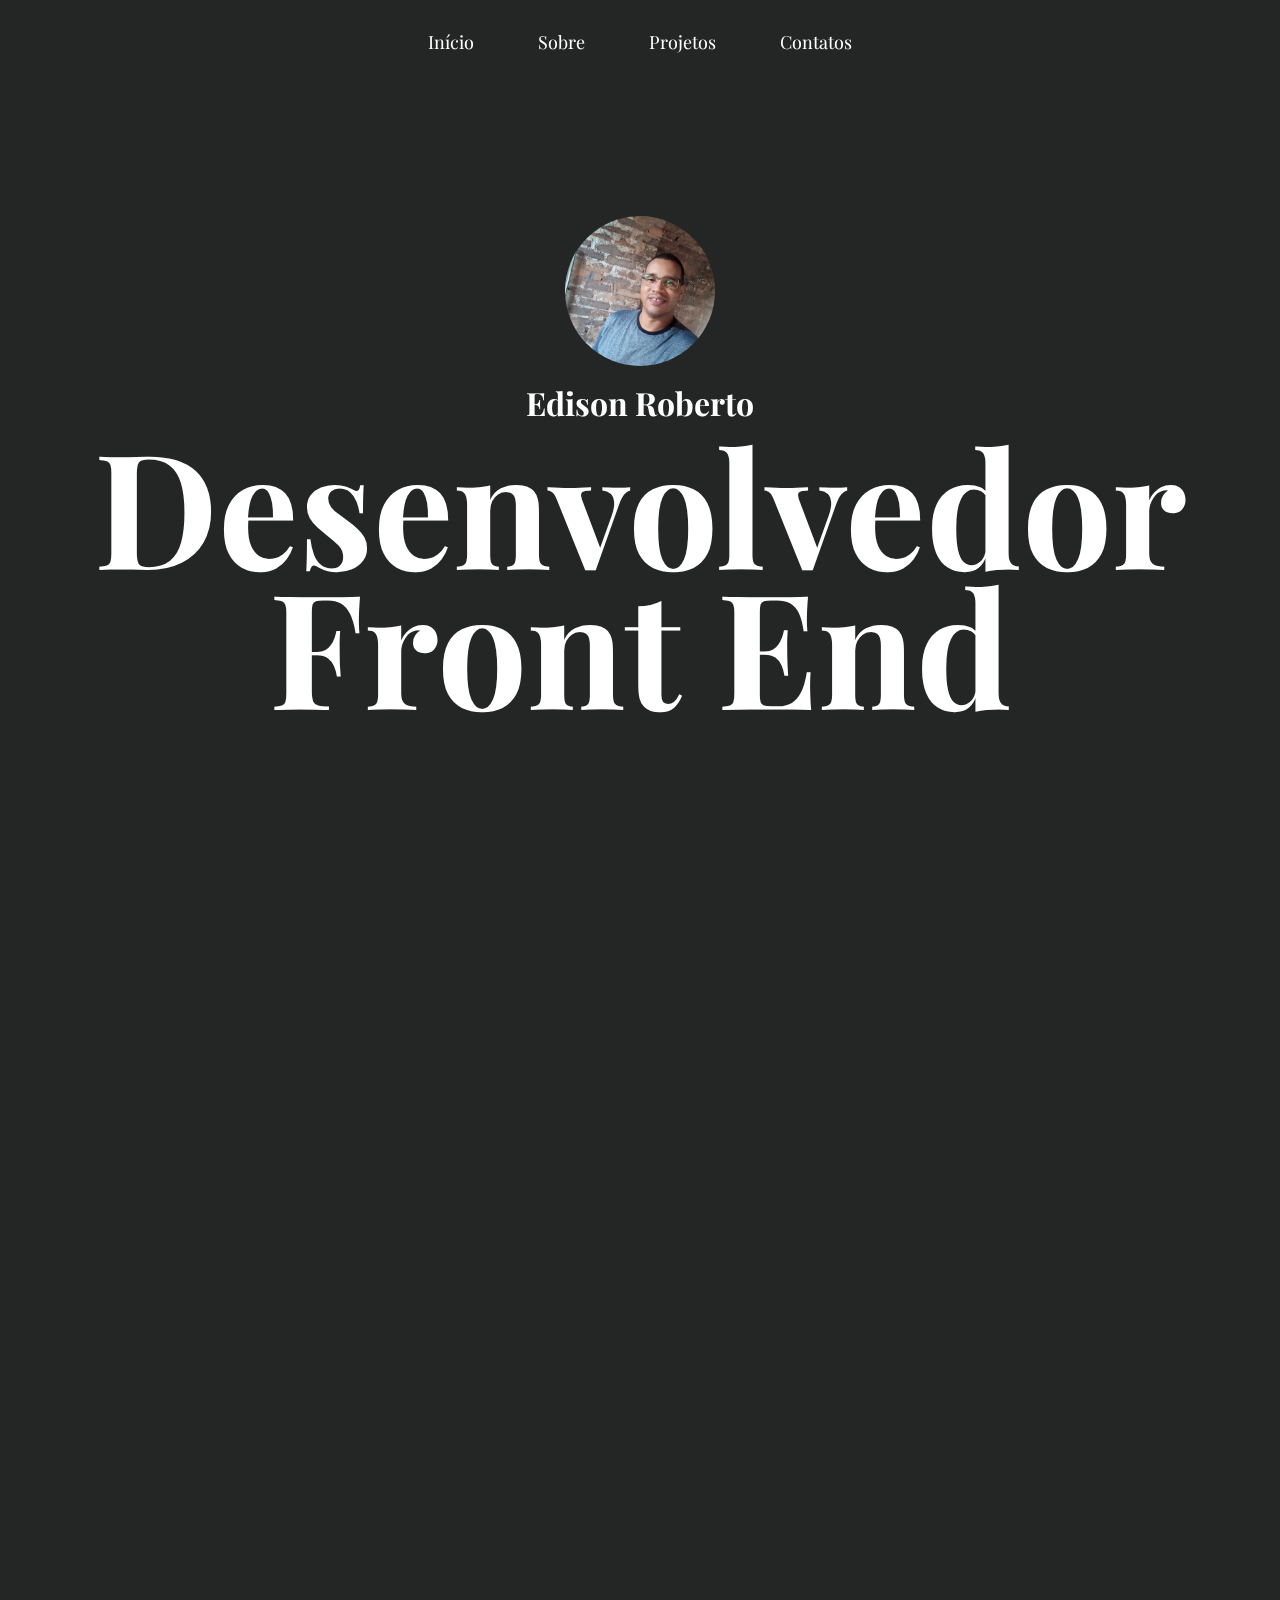
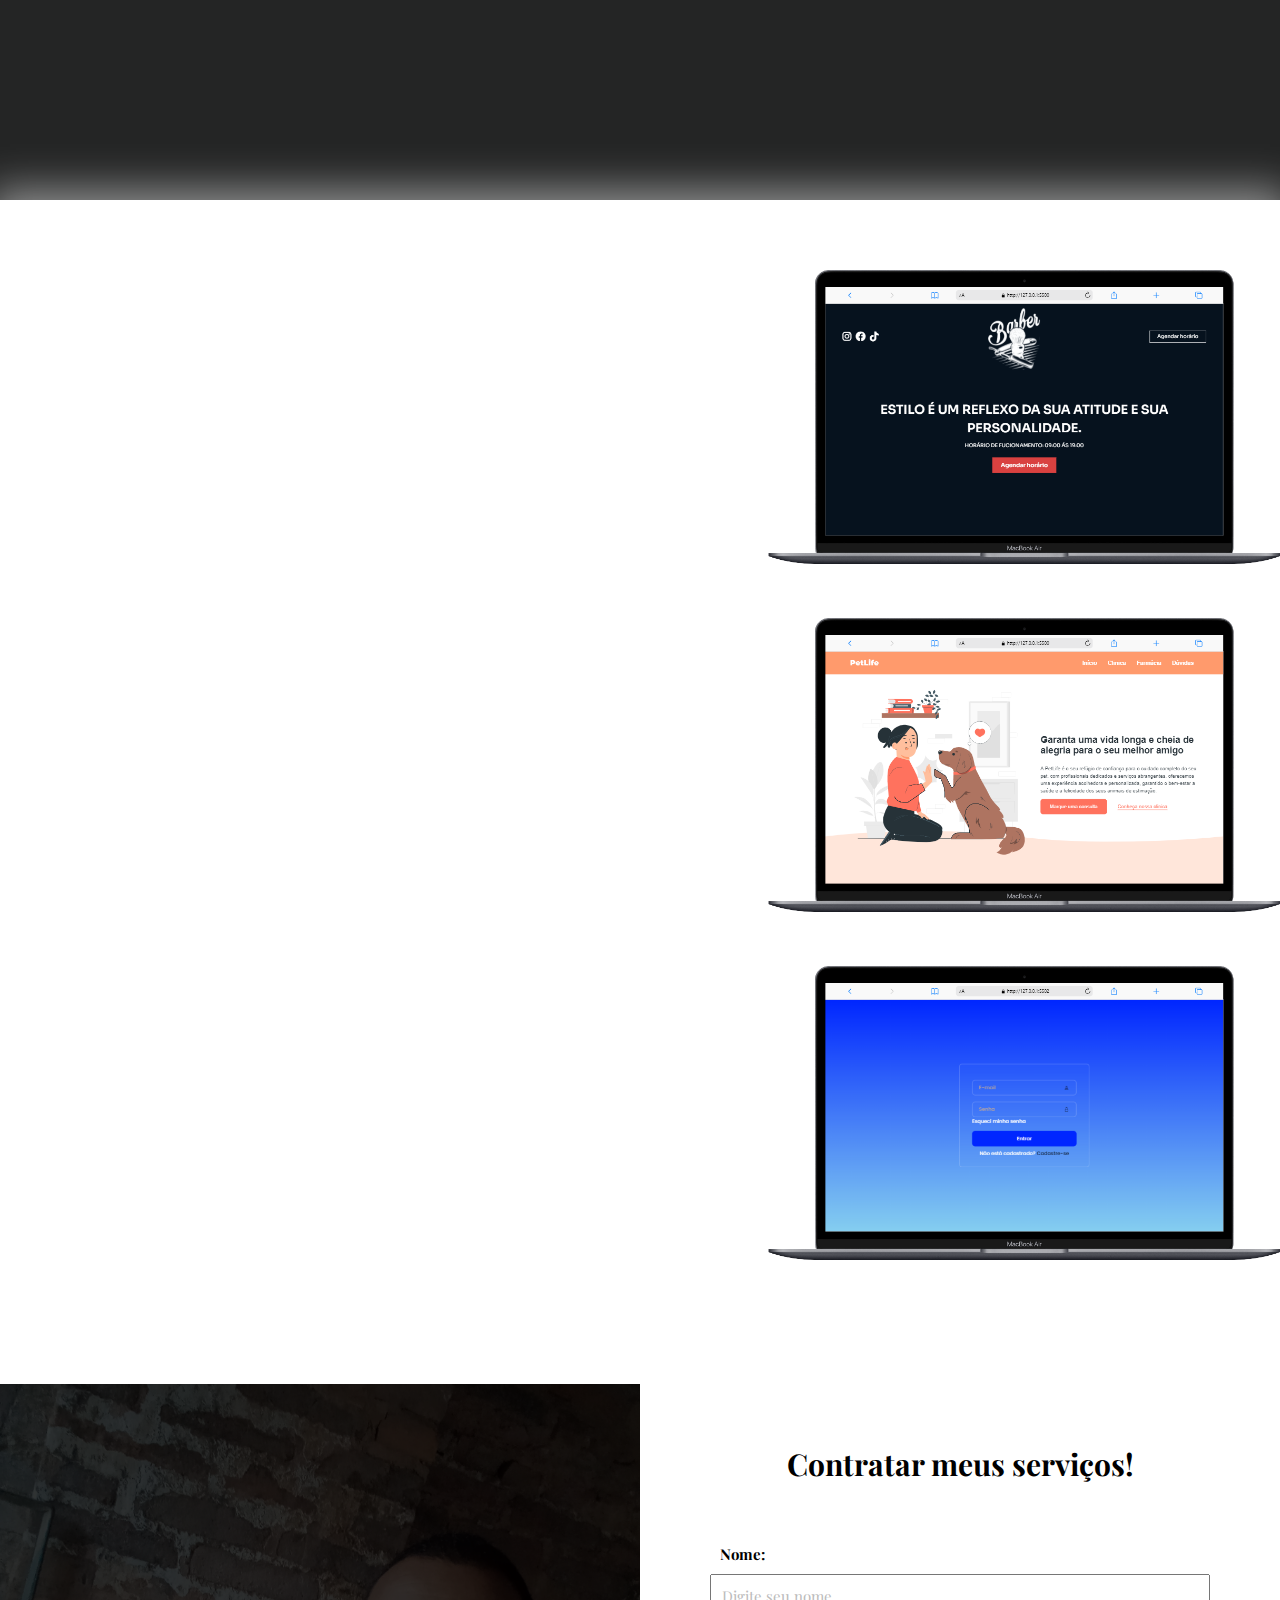
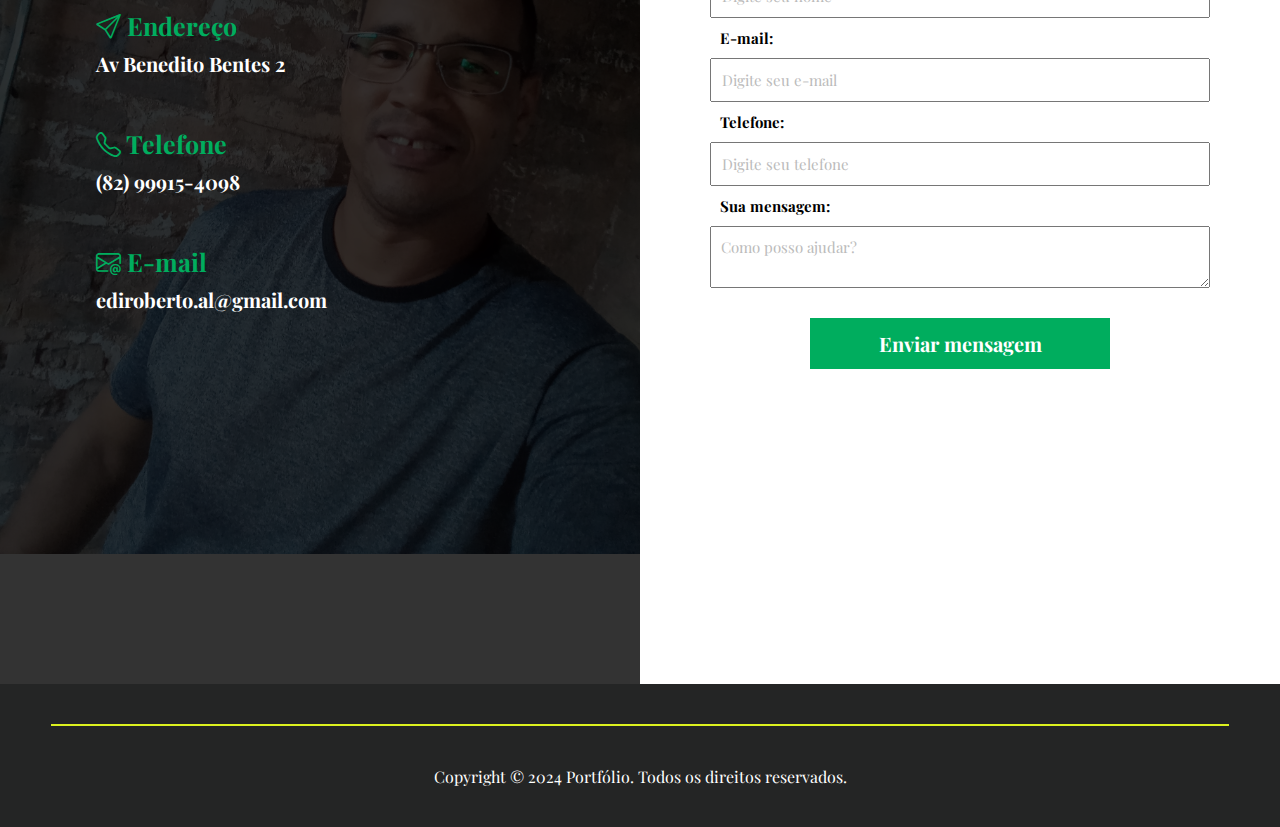
<file: index.html>
<!DOCTYPE html>
<html lang="pt-br">

<head>
    <meta charset="UTF-8">
    <meta name="viewport" content="width=device-width, initial-scale=1.0">
    <meta name="description"
        content="Portfólio de Edison Roberto, Desenvolvedor Front End especializado em HTML, CSS, JavaScript e PHP. Veja meus projetos e entre em contato!">
    <link href="https://unpkg.com/aos@2.3.1/dist/aos.css" rel="stylesheet" />
    <link
        href="https://fonts.googleapis.com/css2?family=Montserrat:ital,wght@0,100..900;1,100..900&family=Playfair+Display:ital,wght@0,400..900;1,400..900&display=swap"
        rel="stylesheet">

    <link rel="shortcut icon" href="images/p-circle-fill.svg" type="image/x-icon">
    <link rel="stylesheet" href="https://cdn.jsdelivr.net/npm/bootstrap-icons@1.10.5/font/bootstrap-icons.css">
    <link rel="stylesheet" href="css/style.css">
    <link rel="stylesheet" href="css/responsivo.css">

    <script src="js/menu.js" defer></script>
    <script src="js/main.js" defer></script>
    <script src="js/barra.js" defer></script>
    <script src="js/biblioteca.js" defer></script>
    <script src="https://unpkg.com/aos@2.3.1/dist/aos.js"></script>

    <title>Portfólio</title>
</head>

<body>

    <header id="header">
        <div class="interface">
            <nav class="menu-desktop">
                <ul>
                    <li><a href="#inicio">Início</a></li>
                    <li><a href="#sobre">Sobre</a></li>
                    <li><a href="#projetos">Projetos</a></li>
                    <li><a href="#contatos">Contatos</a></li>
                </ul>
            </nav>
            <div class="btn-abrir-menu" id="btn-menu">
                <i class="bi bi-list"></i>
            </div>
            <div class="menu-mobile" id="menu-mobile">
                <div class="btn-fechar">
                    <i class="bi bi-x-lg"></i>
                </div>

                <nav>
                    <ul>
                        <li><a href="#inicio">Início</a></li>
                        <li><a href="#sobre">Sobre</a></li>
                        <li><a href="#projetos">Projetos</a></li>
                        <li><a href="#contatos">Contatos</a></li>
                    </ul>
                </nav>

            </div>
            <div class="overlay-menu" id="overlay-menu"></div>
        </div>
    </header>

    <main>
        <section class="topo-do-site" id="inicio">
            <div class="interface">
                <div class="img_foto">
                    <img tabindex="0" src="images/img-edison.jpg" alt="Foto de Edison Roberto">
                </div>
                <h1 tabindex="0" data-aos="fade-up" data-aos-duration="3000">Edison Roberto</h1>
                <h2 tabindex="0" class="texto" data-aos="zoom-in">Desenvolvedor Front End</h2>
             </div>
        </section>

        <section class="sobre" id="sobre">
            <div data-aos="fade-right" data-aos-duration="3000" class="txt-sobre">
                <h2 tabindex="0"><span>Sobre Mim</span></h2>
                <p tabindex="0" class="paragrafo_sobre1">Maceió-AL</p>
                <p tabindex="0" class="paragrafo_sobre2">
                    Estou iniciando minha carreira de desenvolvedor
                    front end. Comecei a estudar programação em 2022,
                    com um curso técnico na instituição SENAC-AL. Gosto de criar layouts
                    para páginas web. Desde que descobri como criar códigos, comecei a desenvolver minhas
                    habilidades para fazer projetos pessoais.
                </p>
                <p tabindex="0" class="paragrafo_sobre2">
                    No curso aprendi HTML, CSS, JavaScript e bootstrap para desenvolver sites e landing pages.
                    Estou sempre estudando para aprender coisas
                    novas e compartilhar ideias. Aqui neste portfólio, você encontrará meus projetos e meus
                    contatos.
                </p>
            </div>

            <div data-aos="fade-left" data-aos-duration="3000" tabindex="0" class="progress-bars">

                <div class="span">
                    <span>HTML</span>
                    <span>90%</span>
                </div>
                <div class="progress-bar-container">
                    <div class="progress-bar" id="htmlProgressBar"></div>
                </div>

                <div class="span">
                    <span>CSS</span>
                    <span>70%</span>
                </div>
                <div class="progress-bar-container">
                    <div class="progress-bar" id="cssProgressBar"></div>
                </div>

                <div class="span">
                    <span>JAVASCRIPT</span>
                    <span>50%</span>
                </div>
                <div class="progress-bar-container">
                    <div class="progress-bar" id="jsProgressBar"></div>
                </div>

                <div class="span">
                    <span>BOOTSTRAP</span>
                    <span>50%</span>
                </div>
                <div class="progress-bar-container">
                    <div class="progress-bar" id="bootsProgressBar"></div>
                </div>
            </div>
        </section>

        <section class="portfolio" id="projetos">
            <div class="interface">
                <div class="txt-projetos">
                    <h2 data-aos="fade-right" data-aos-duration="3000" tabindex="0">Meus <span>Projetos</span></h2>
                    <p data-aos="fade-right" data-aos-duration="3000" tabindex="0">Veja alguns dos meus projetos mais
                        recentes. <strong>Clique na imagem desejada para
                            visualizar o
                            site.</strong>
                    </p>
                </div>
                <div class="projetos-container">
                    <div class="projetos-content">
                        <div class="projetos-box">
                            <a href="landing_page_barbearia/index.html" target="_blank"><img src="images/barbearia.png"
                                    alt="Projeto Barbearia"></a>
                        </div>
                        <h3></h3>
                    </div>

                    <div class="projetos-content">
                        <div class="projetos-box">
                            <a href="petshop/index.html" target="_blank"><img src="images/pet.png"
                                    alt="Projeto Petshop"></a>
                        </div>
                        <h3></h3>
                    </div>
                    <div class="projetos-content">
                        <div class="projetos-box">
                            <a href="tela_login/index.html" target="_blank"><img src="images/login.png"
                                    alt="Projeto Tela de Login"></a>
                        </div>
                        <h3></h3>
                    </div>

                </div>

            </div>
        </section>

        <section class="main-container" id="contatos">
            <!-- Informações de endereço -->
            <div id="address-container">
                <div class="fade"></div>
                <div id="address-content">
                    <h2 tabindex="0"><i class="bi bi-send"></i> Endereço</h2>
                    <p tabindex="0">Av Benedito Bentes 2</p>
                    <h2 tabindex="0"><i class="bi bi-telephone"></i> Telefone</h2>
                    <p tabindex="0">(82) 99915-4098</p>
                    <h2 tabindex="0"><i class="bi bi-envelope-at"></i> E-mail</h2>
                    <p tabindex="0">ediroberto.al@gmail.com</p>
                </div>
            </div>
            <!-- Formulário para contato -->
            <div id="form-container">
                <h2 tabindex="0">Contratar meus serviços!</h2>
                <form id="contact-form" action="https://getform.io/f/warkdrlb" method="post">
                    <label tabindex="0" for="nome">Nome:</label>
                    <input tabindex="0" type="text" name="nome" placeholder="Digite seu nome">
                    <label tabindex="0" for="email">E-mail:</label>
                    <input tabindex="0" type="email" name="email" placeholder="Digite seu e-mail">
                    <label tabindex="0" for="telefone">Telefone:</label>
                    <input tabindex="0" type="text" name="telefone" placeholder="Digite seu telefone">
                    <label tabindex="0" for="msg">Sua mensagem:</label>
                    <textarea tabindex="0" name="msg" placeholder="Como posso ajudar?"></textarea>
                    <input type="submit" value="Enviar mensagem">
                </form>
            </div>
        </section>

    </main>

    <footer>
        <div class="line-footer borda"></div>
        <div class="copy">
            <p tabindex="0">Copyright &copy; 2024 Portfólio. Todos os direitos reservados.</p>
        </div>
    </footer>
    <a href="https://wa.me/5582999154098?text=Ol%C3%A1%2C+quero+contratar+seus+serviços%21+" class="btn-whatsapp"
        target="_blank" data-aos="zoom-in-up" data-aos-delay="400">
        <img src="images/whatsapp (1).png" alt="Botão WhatsApp">
        <span class="tooltip-text">Contratar serviços</span>
    </a>

</body>

</html>
</file>
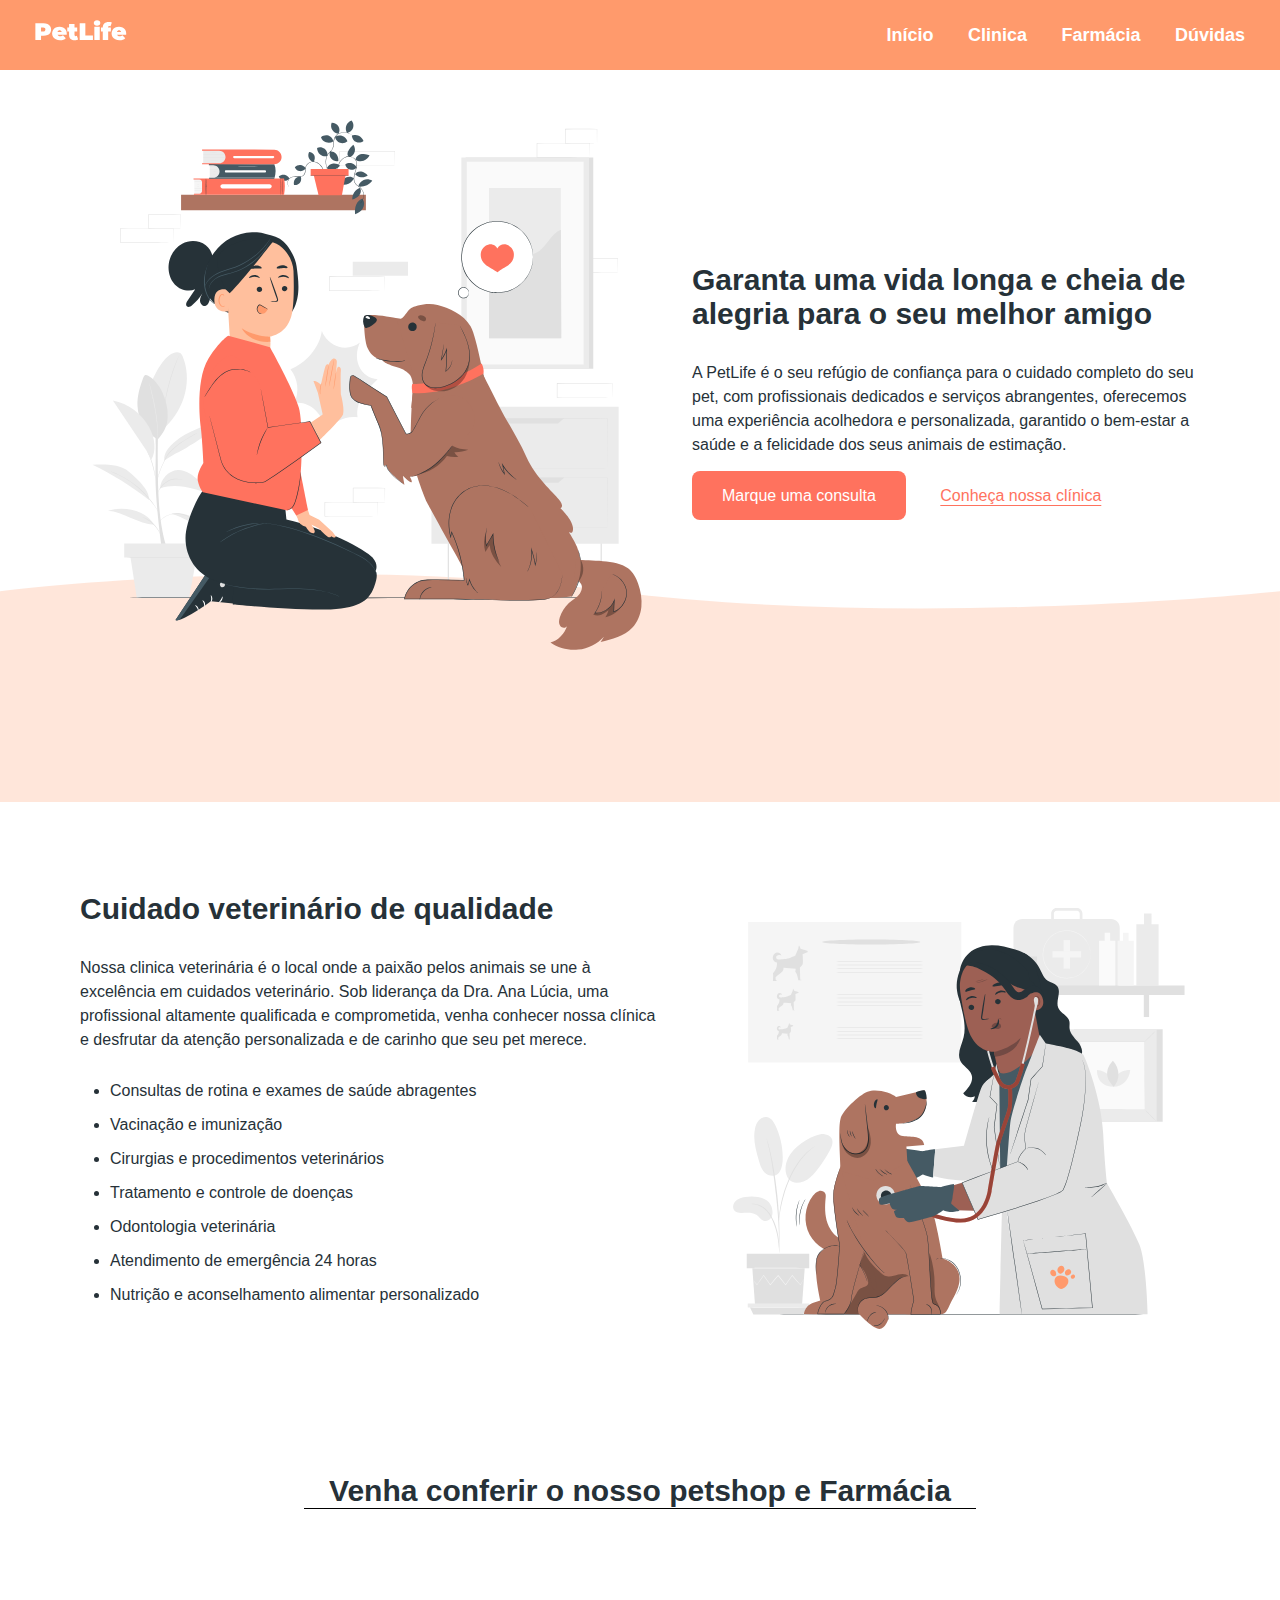
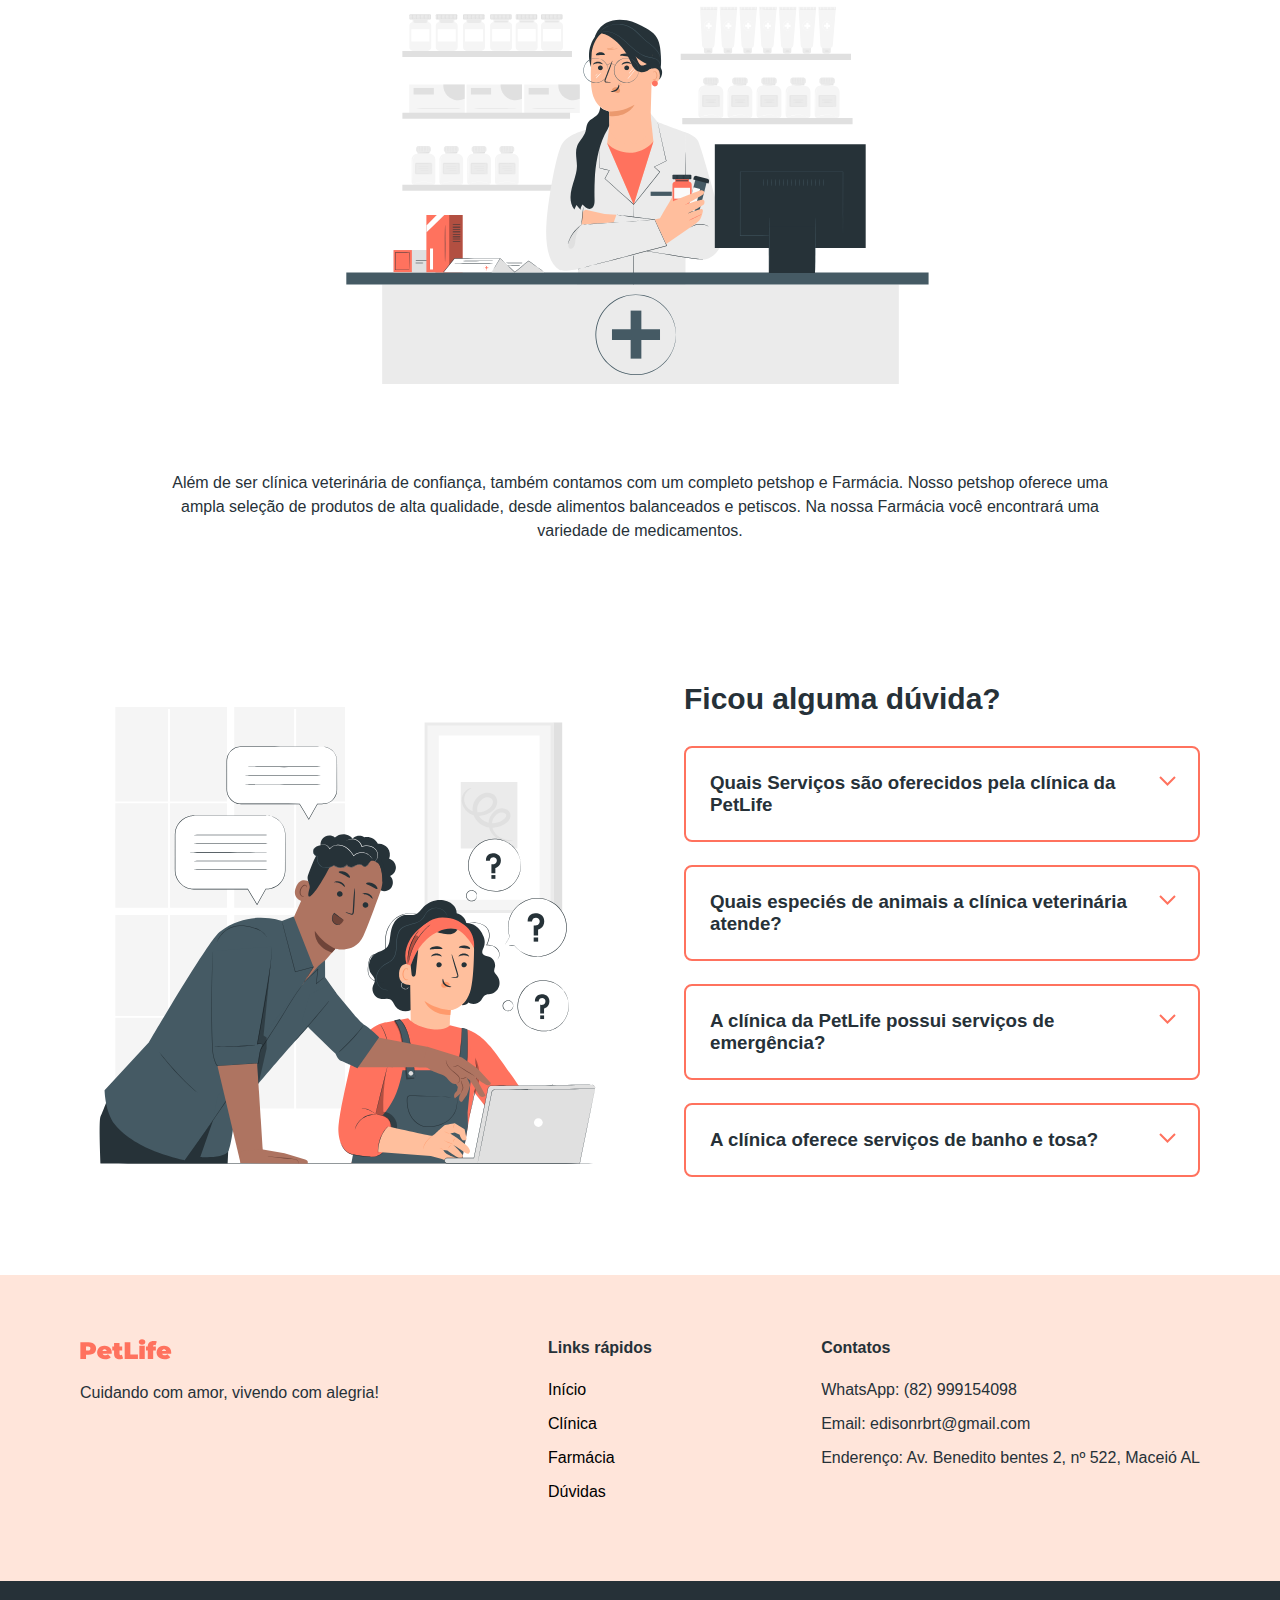
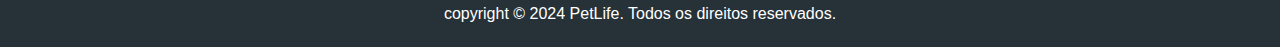
<file: petshop/index.html>
<!DOCTYPE html>
<html lang="pt-br">

<head>
    <meta charset="UTF-8">
    <meta name="viewport" content="width=device-width, initial-scale=1.0">
    <meta name="description" content="Garanta uma vida longa e cheia de alegria para o seu melhor amigo">
    <link rel="stylesheet" href="css/estilo.css">
    <link rel="preconnect" href="https://fonts.googleapis.com">
    <link rel="preconnect" href="https://fonts.gstatic.com" crossorigin>
    <link
        href="https://fonts.googleapis.com/css2?family=Poppins:ital,wght@0,100;0,200;0,300;0,400;0,500;0,600;0,700;0,800;0,900;1,100;1,200;1,300;1,400;1,500;1,600;1,700;1,800;1,900&display=swap"
        rel="stylesheet">
    <link rel="stylesheet" href="https://cdn.jsdelivr.net/npm/bootstrap-icons@1.11.3/font/bootstrap-icons.min.css">
    <title>PetLife</title>
</head>

<body>
    <header>
        <nav class="menu-desktop">
            <a href="index.html">
                <img src="img/logo-white.svg" alt="Logo PetLife">
            </a>
            <div class="menu">
                <a href="#inicio">Início</a>
                <a href="#clinica">Clinica</a>
                <a href="#farmacia">Farmácia</a>
                <a href="#duvidas">Dúvidas</a>
            </div>
        </nav>

        <div class="btn-abrir-menu" id="btn-abrir-menu">
            <i class="bi bi-list"></i>
        </div>
        <div class="menu-mobile" id="menu-mobile">
            <div class="btn-fechar-menu" id="btn-fechar-menu">
                <i class="bi bi-x-lg"></i>
            </div>

            <nav>
                <ul>
                    <li><a href="#inicio">Início</a></li>
                    <li><a href="#clinica">Clínica</a></li>
                    <li><a href="#farmacia">Farmácia</a></li>
                    <li><a href="#duvidas">Dúvidas</a></li>
                </ul>
            </nav>
        </div>
        <div class="overlay" id="overlay"></div>
    </header>


    <main>
        <section id="inicio">
            <img src="img/start-img.svg" alt="">

            <div>
                <h1>Garanta uma vida longa e cheia de alegria para o seu melhor amigo</h1>
                <p class="paragrafo">A PetLife é o seu refúgio de confiança para o cuidado completo do seu pet, com
                    profissionais
                    dedicados e serviços abrangentes, oferecemos uma experiência acolhedora e personalizada,
                    garantido o bem-estar a saúde e a felicidade dos seus animais de estimação.
                </p>
                <a class="botao" href="https://wa.me/5582999154098" target="_blank">Marque uma consulta</a>
                <a class="botao-transparente" href="#clinica">Conheça nossa clínica</a>

            </div>
            <img class="absolute" src="img/shape.svg" alt="">
        </section>
        <section id="clinica">
            <div>
                <h2>Cuidado veterinário de qualidade</h2>
                <p class="paragrafo">
                    Nossa clinica veterinária é o local onde a paixão pelos animais se une à excelência em cuidados
                    veterinário.
                    Sob liderança da Dra. Ana Lúcia, uma profissional altamente qualificada e comprometida,
                    venha conhecer nossa clínica e desfrutar da atenção personalizada e de carinho que seu pet merece.
                </p>
                <ul>
                    <li>Consultas de rotina e exames de saúde abragentes</li>
                    <li>Vacinação e imunização</li>
                    <li>Cirurgias e procedimentos veterinários </li>
                    <li>Tratamento e controle de doenças</li>
                    <li>Odontologia veterinária</li>
                    <li>Atendimento de emergência 24 horas</li>
                    <li>Nutrição e aconselhamento alimentar personalizado </li>
                </ul>

            </div>
            <img src="img/clinic-img.svg" alt="">
        </section>
        <section id="farmacia">
            <h2 class="borda">Venha conferir o nosso petshop e Farmácia</h2>
            <img src="img/shop-img.svg" alt="" loading="lazy">
            <p class="paragrafo">
                Além de ser clínica veterinária de confiança, também contamos com um completo petshop e Farmácia.
                Nosso petshop oferece uma ampla seleção de produtos de alta qualidade, desde alimentos balanceados e
                petiscos.
                Na nossa Farmácia você encontrará uma variedade de medicamentos.
            </p>

        </section>
        <section id="duvidas">
            <img class="img_duvidas" src="img/faq-img.svg" alt="imagem" loading="lazy">
            <div>
                <h2>Ficou alguma dúvida?</h2>
                <div class="duvidas">
                    <h3>Quais Serviços são oferecidos pela clínica da PetLife</h3>
                    <img class="arrow" src="img/arrow-down.svg" alt="">
                    <p class="paragrafo">
                        Lorem ipsum dolor sit amet consectetur adipisicing elit. Magnam, laborum obcaecati voluptate
                        recusandae amet blanditiis veritatis iusto quis nisi autem numquam ut at facilis eligendi
                        distinctio maiores incidunt. Similique, est?
                    </p>
                </div>
                <div class="duvidas">
                    <h3>Quais especiés de animais a clínica veterinária atende?</h3>
                    <img class="arrow" src="img/arrow-down.svg" alt="">
                    <p class="paragrafo">
                        Lorem ipsum dolor sit amet consectetur, adipisicing elit. Reprehenderit animi necessitatibus
                        nostrum id fuga commodi laborum architecto, officiis, optio ad pariatur quaerat omnis possimus.
                        Porro ipsum repellat natus magni in!
                    </p>
                </div>
                <div class="duvidas">
                    <h3>A clínica da PetLife possui serviços de emergência?</h3>
                    <img class="arrow" src="img/arrow-down.svg" alt="">
                    <p class="paragrafo">
                        Lorem, ipsum dolor sit amet consectetur adipisicing elit. Quaerat a reprehenderit debitis
                        eligendi, doloribus doloremque eos illo temporibus vitae cum quibusdam non ipsam praesentium
                        inventore voluptate, eum excepturi quae sed.
                    </p>
                </div>
                <div class="duvidas">
                    <h3>A clínica oferece serviços de banho e tosa?</h3>
                    <img class="arrow" src="img/arrow-down.svg" alt="">
                    <p class="paragrafo">
                        Lorem ipsum, dolor sit amet consectetur adipisicing elit. Odio ex ratione maxime dolore, fuga
                        vero odit provident porro perferendis nulla et consectetur dolorum culpa! Harum officiis nam
                        saepe fugiat aspernatur.
                    </p>
                </div>
            </div>
        </section>

    </main>
    <footer>
        <div>
            <img src="img/logo.svg" alt="PetLife">
            <p>Cuidando com amor, vivendo com alegria! </p>
        </div>
        <div>
            <strong class="titulo">Links rápidos</strong>
            <nav>
                <a href="#inicio">Início</a>
                <a href="#clinica">Clínica</a>
                <a href="#farmacia">Farmácia</a>
                <a href="#duvidas">Dúvidas</a>
            </nav>
        </div>
        <div>
            <strong class="titulo">Contatos</strong>
            <p>WhatsApp: <a href="https://wa.me/5582999154098" target="_blank">(82) 999154098</a></p>
            <p>Email: <a href="mailto:edisonrbrt@gmail.com">edisonrbrt@gmail.com</a></p>
            <p>Enderenço: Av. Benedito bentes 2, nº 522, Maceió AL</p>
        </div>
    </footer>
    <div class="copyright">
        <p>copyright &copy; 2024 PetLife. Todos os direitos reservados.</p>
    </div>
    <script src="index.js"></script>
    <script src="js/mobile.js"></script>
</body>

</html>
</file>
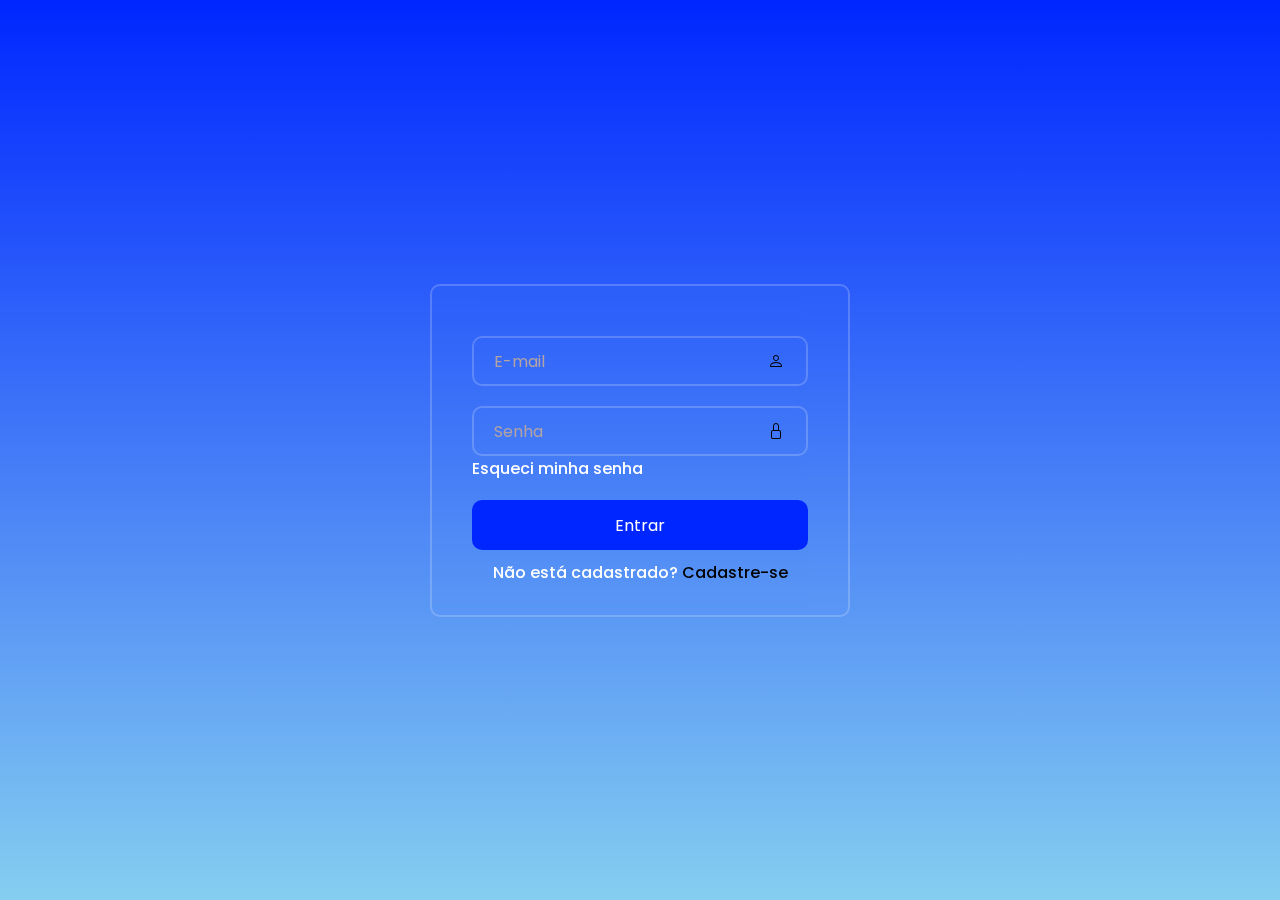
<file: tela_login/index.html>
<!DOCTYPE html>
<html lang="pt-br">

<head>
    <meta charset="UTF-8">
    <meta name="viewport" content="width=device-width, initial-scale=1.0">
    <link rel="stylesheet" href="css/estilo.css">
    <link rel="preconnect" href="https://fonts.googleapis.com">
    <link rel="preconnect" href="https://fonts.gstatic.com" crossorigin>
    <link href="https://fonts.googleapis.com/css2?family=Poppins:wght@300;500;700&display=swap" rel="stylesheet">
    <link href="https://fonts.googleapis.com/css2?family=Poppins:wght@300;500&display=swap" rel="stylesheet">
    <link rel="stylesheet" href="https://cdn.jsdelivr.net/npm/bootstrap-icons@1.11.3/font/bootstrap-icons.min.css">
    <title>Tela de Login e Cadastro</title>
</head>

<body>
    <div class="container">
        <form>
            <div class="input-container">
                <input type="text" placeholder="E-mail" riquired><i class="bi bi-person"></i>
            </div>
            <div class="input-container">
                <input type="password" placeholder="Senha" riquired><i class="bi bi-lock"></i>
                <a href="#">Esqueci minha senha</a>
            </div>
            <button type="submit" class="submit">Entrar</button>
            <div class="link">
                <p>Não está cadastrado? <a href="cadastrar.html">Cadastre-se</a></p>
            </div>


        </form>
    </div>
</body>

</html>
</file>
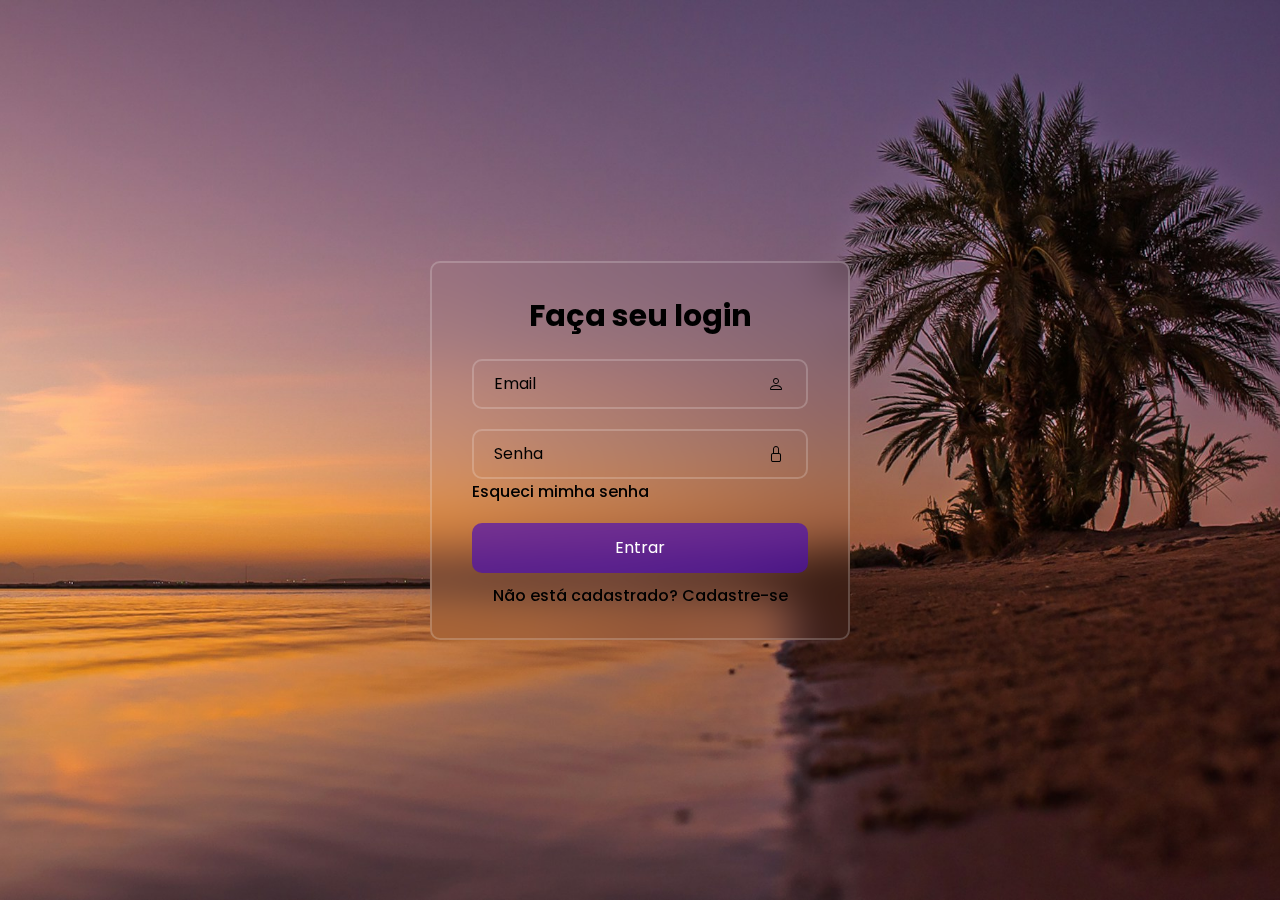
<file: petshop/tela_login/index.html>
<!DOCTYPE html>
<html lang="pt-br">

<head>
    <meta charset="UTF-8">
    <meta name="viewport" content="width=device-width, initial-scale=1.0">
    <link rel="stylesheet" href="css/estilo.css">
    <link rel="preconnect" href="https://fonts.googleapis.com">
    <link rel="preconnect" href="https://fonts.gstatic.com" crossorigin>
    <link href="https://fonts.googleapis.com/css2?family=Poppins:wght@300;500;700&display=swap" rel="stylesheet">
    <link href="https://fonts.googleapis.com/css2?family=Poppins:wght@300;500&display=swap" rel="stylesheet">
    <link rel="stylesheet" href="https://cdn.jsdelivr.net/npm/bootstrap-icons@1.11.3/font/bootstrap-icons.min.css">
    <title>Tela de Login e Cadastro</title>
</head>

<body>
    <div class="container">
        <form>
            <h1>Faça seu login</h1>
            <div class="input-container">
                <input type="text" placeholder="Email" riquired><i class="bi bi-person"></i>
            </div>
            <div class="input-container">
                <input type="password" placeholder="Senha" riquired><i class="bi bi-lock"></i>
                <a href="#">Esqueci mimha senha</a>
            </div>
            <button type="submit" class="submit">Entrar</button>
            <div class="link">
                <p>Não está cadastrado? <a href="cadastrar.html">Cadastre-se</a></p>
            </div>


        </form>
    </div>
</body>

</html>
</file>
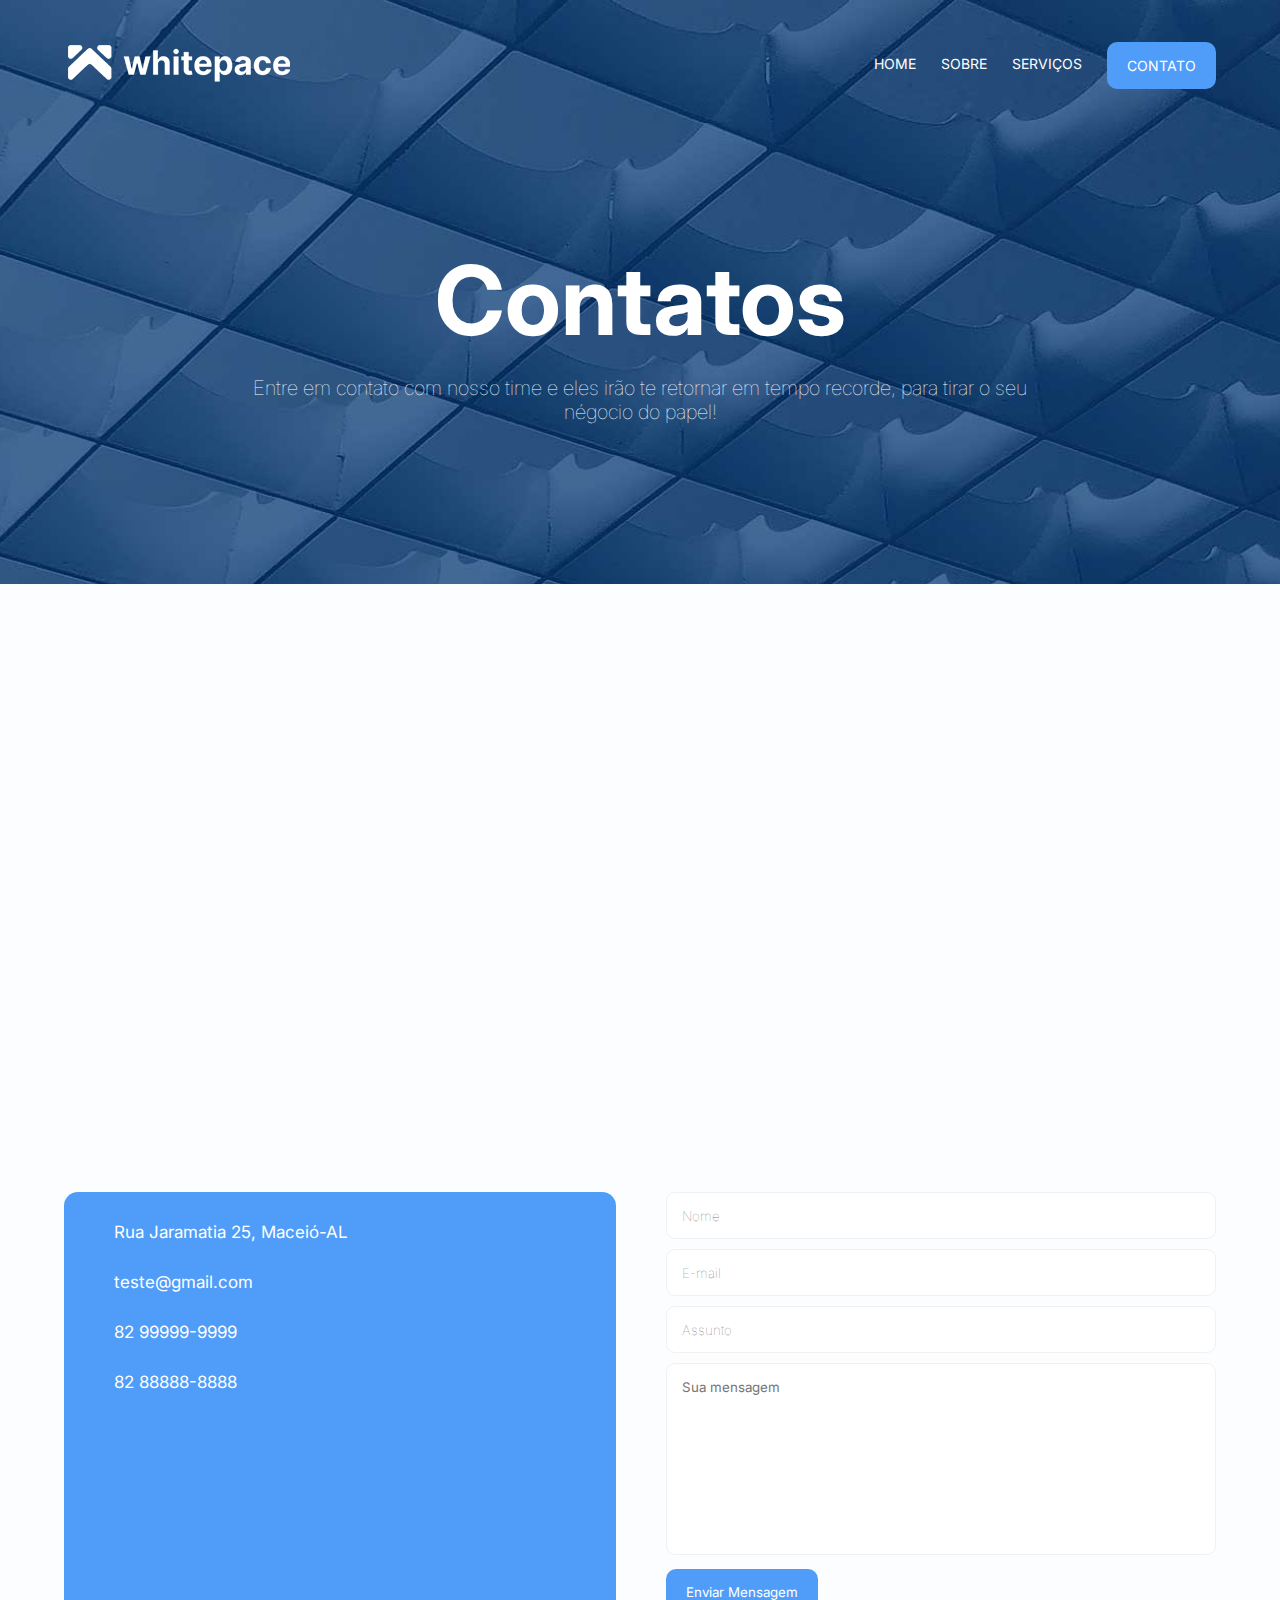
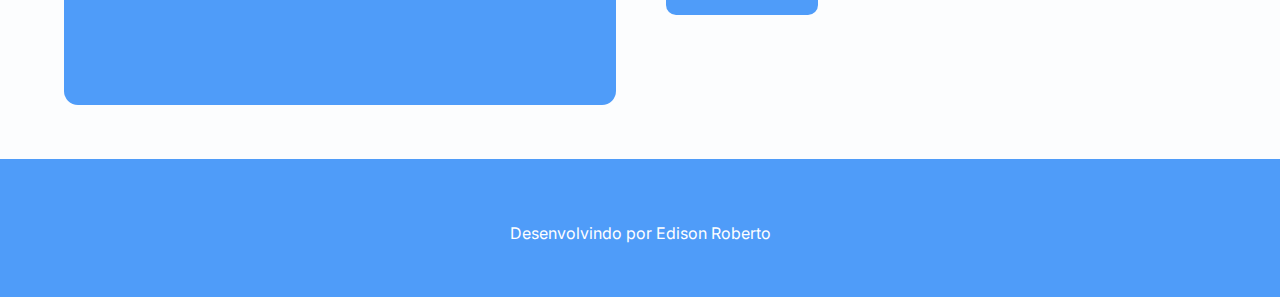
<file: site_agencia/contatos.html>
<!DOCTYPE html>
<html lang="pt-br">
<head>
    <meta charset="UTF-8">
    <meta name="viewport" content="width=device-width, initial-scale=1.0">
    <link rel="stylesheet" href="https://cdnjs.cloudflare.com/ajax/libs/font-awesome/6.4.2/css/all.min.css" integrity="sha512-z3gLpd7yknf1YoNbCzqRKc4qyor8gaKU1qmn+CShxbuBusANI9QpRohGBreCFkKxLhei6S9CQXFEbbKuqLg0DA==" crossorigin="anonymous" referrerpolicy="no-referrer" />
    <link rel="stylesheet" href="css/style.css">
    <title>Contatos</title>
</head>
<body>
    <header style="background-image: url('img/background-contacto.jpg');">
        <div class="container">
            <nav>
                <a href="index.html">
                    <img src="img/logo.png" alt="Logo">
                </a>
                <ul class="ul">
                    <a href="index.html">Home</a>
                    <a href="sobre.html">Sobre</a>
                    <a href="servicos.html">Serviços</a>
                    <a class="btn animate-btn" href="contatos.html">Contato</a>
                    <div class="close-icon" onclick="closeMenu()">
                        <i class="fa fa-times-circle"></i>
                    </div>
                </ul>
                <div class="menu-icon" onclick="openMenu()">
                    <i class="fa fa-bars"></i>
                </div>
             </nav>
             <section class="banner">
                <div class="banner-text">
                    <h1>Contatos</h1>
                    <p> Entre em contato com nosso time e eles irão te retornar em tempo recorde, para tirar o seu négocio do papel! </p>
                </div>
            </section>
        </div>
    </header>
  <section class="contato">
    <div class="container">
        <div class="mapa">
            <iframe src="https://www.google.com/maps/embed?pb=!1m18!1m12!1m3!1d3933.1002389977516!2d-35.72359912575951!3d-9.672476102247279!2m3!1f0!2f0!3f0!3m2!1i1024!2i768!4f13.1!3m3!1m2!1s0x7014576d7595aab%3A0x1510852cc4c06679!2sGrupo%20Carlos%20Lyra!5e0!3m2!1spt-BR!2sbr!4v1698353259640!5m2!1spt-BR!2sbr" width="100%" height="500" style="border:0;" allowfullscreen="" loading="lazy" referrerpolicy="no-referrer-when-downgrade"></iframe>
        </div>
        <div class="contato-info">
            <div class="left-side">
                <div>
                    <i class="fa fa-map-marker"></i>
                    <p>Rua Jaramatia 25, Maceió-AL</p>
                </div>
                <div>
                    <i class="fa fa-envelope"></i>
                    <p>teste@gmail.com</p>
                </div>
                <div>
                    <i class="fa fa-phone"></i>
                    <p>82 99999-9999</p>
                </div>
                <div>
                    <i class="fa fa-phone"></i>
                    <p>82 88888-8888</p>
                </div>
            </div>
                <div class="right-side">
                    <form action="">
                        <input type="text" placeholder="Nome" required>
                        <input type="email" placeholder="E-mail" required>
                        <input type="email" placeholder="Assunto" required>
                        <textarea name="" id="" cols="30" rows="10" placeholder="Sua mensagem" required></textarea>
                        <button class="btn">Enviar Mensagem</button>
                    </form>
               </div>
           
    </div>
  </section>
    <footer class="footer">
        <div class="container">
            
            <div>
                <p>Desenvolvindo por Edison Roberto</p>
            </div>
        </div>
    </footer>
    <script src="js/main.js"></script>
</body>
</html>
</file>
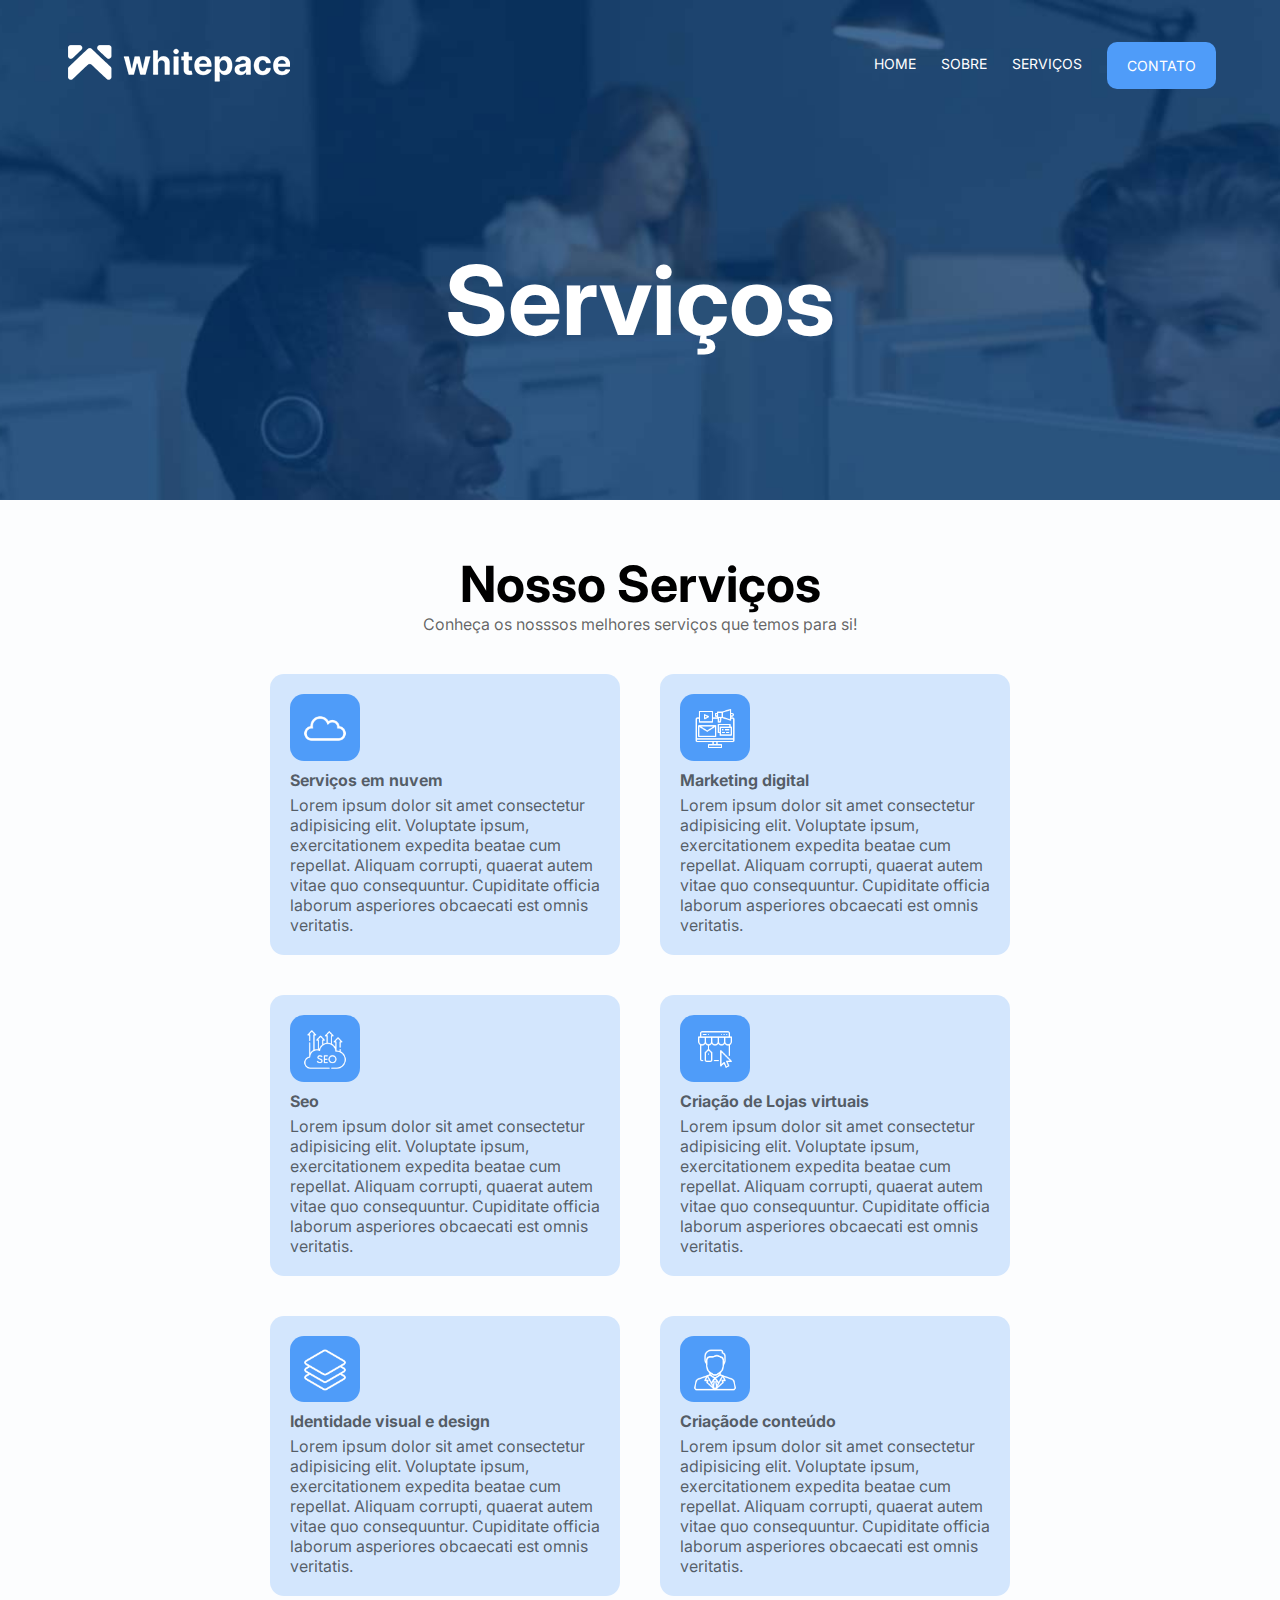
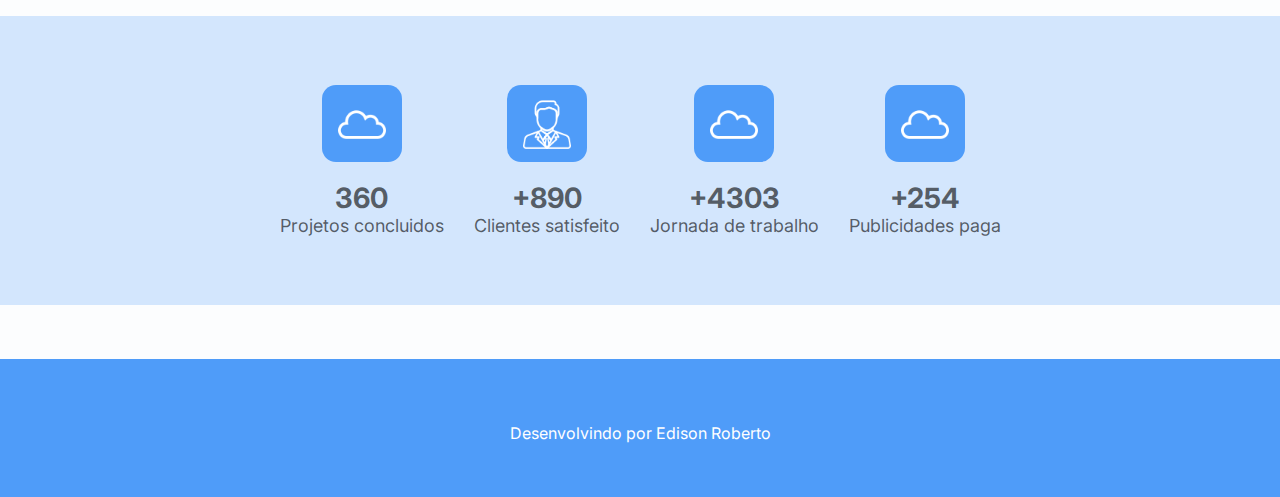
<file: site_agencia/servicos.html>
<!DOCTYPE html>
<html lang="pt-br">
<head>
    <meta charset="UTF-8">
    <meta name="viewport" content="width=device-width, initial-scale=1.0">
    <link rel="stylesheet" href="https://cdnjs.cloudflare.com/ajax/libs/font-awesome/6.4.2/css/all.min.css" integrity="sha512-z3gLpd7yknf1YoNbCzqRKc4qyor8gaKU1qmn+CShxbuBusANI9QpRohGBreCFkKxLhei6S9CQXFEbbKuqLg0DA==" crossorigin="anonymous" referrerpolicy="no-referrer" />
    <link rel="stylesheet" href="css/style.css">
    <title>Serviços</title>
</head>
<body>
    <header style="background-image: url('img/background-servicos.jpg');">
        <div class="container">
            <nav>
                <a href="index.html">
                    <img src="img/logo.png" alt="Logo">
                </a>
                <ul class="ul">
                    <a href="index.html">Home</a>
                    <a href="sobre.html">Sobre</a>
                    <a href="servicos.html">Serviços</a>
                    <a class="btn animate-btn" href="contatos.html">Contato</a>
                    <div class="close-icon" onclick="closeMenu()">
                        <i class="fa fa-times-circle"></i>
                    </div>
                </ul>
                <div class="menu-icon" onclick="openMenu()">
                    <i class="fa fa-bars"></i>
                </div>
             </nav>
             <section class="banner">
                <div class="banner-text">
                    <h1>Serviços</h1>
                </div>
            </section>
        </div>
    </header>
  <section class="servicos">
    <div class="container">
        <h3>Nosso Serviços</h3>
        <p>Conheça os nosssos melhores serviços que temos para si!</p>
        <div class="rows-cards">
            <div class="row-card-item">
                <img src="img/cloud.png" alt="">
                <p class="nome-servico"><strong>Serviços em nuvem</strong></p>
                <p class="descricao-serviços">
                    Lorem ipsum dolor sit amet consectetur adipisicing elit. Voluptate ipsum, exercitationem expedita beatae cum repellat. Aliquam corrupti, quaerat autem vitae quo consequuntur. Cupiditate officia laborum asperiores obcaecati est omnis veritatis.
                </p>
            </div>

            <div class="row-card-item">
                <img src="img/digital-marketing.png" alt="">
                <p class="nome-servico"><strong>Marketing digital</strong></p>
                <p class="descricao-serviços">
                    Lorem ipsum dolor sit amet consectetur adipisicing elit. Voluptate ipsum, exercitationem expedita beatae cum repellat. Aliquam corrupti, quaerat autem vitae quo consequuntur. Cupiditate officia laborum asperiores obcaecati est omnis veritatis.
                </p>
            </div>

            <div class="row-card-item">
                <img src="img/seo.png" alt="">
                <p class="nome-servico"><strong>Seo</strong></p>
                <p class="descricao-serviços">
                    Lorem ipsum dolor sit amet consectetur adipisicing elit. Voluptate ipsum, exercitationem expedita beatae cum repellat. Aliquam corrupti, quaerat autem vitae quo consequuntur. Cupiditate officia laborum asperiores obcaecati est omnis veritatis.
                </p>
            </div>

            <div class="row-card-item">
                <img src="img/virtual_store.png" alt="">
                <p class="nome-servico"><strong>Criação de Lojas virtuais</strong></p>
                <p class="descricao-serviços">
                    Lorem ipsum dolor sit amet consectetur adipisicing elit. Voluptate ipsum, exercitationem expedita beatae cum repellat. Aliquam corrupti, quaerat autem vitae quo consequuntur. Cupiditate officia laborum asperiores obcaecati est omnis veritatis.
                </p>
            </div>

            <div class="row-card-item">
                <img src="img/layer.png" alt="">
                <p class="nome-servico"><strong>Identidade visual e design</strong></p>
                <p class="descricao-serviços">
                    Lorem ipsum dolor sit amet consectetur adipisicing elit. Voluptate ipsum, exercitationem expedita beatae cum repellat. Aliquam corrupti, quaerat autem vitae quo consequuntur. Cupiditate officia laborum asperiores obcaecati est omnis veritatis.
                </p>
            </div>

            <div class="row-card-item">
                <img src="img/manager.png" alt="">
                <p class="nome-servico"><strong>Criaçãode conteúdo</strong></p>
                <p class="descricao-serviço">
                    Lorem ipsum dolor sit amet consectetur adipisicing elit. Voluptate ipsum, exercitationem expedita beatae cum repellat. Aliquam corrupti, quaerat autem vitae quo consequuntur. Cupiditate officia laborum asperiores obcaecati est omnis veritatis.
                </p>
            </div>
        </div>
 </div>
 <section class="dados">
    <div class="container">
        <div class="dados-item">
            <img src="img/cloud.png" alt="">
            <p>
                <strong>360</strong> <br>
                Projetos concluidos
            </p>
        </div>
        <div class="dados-item">
            <img src="img/manager.png" alt="">
            <p>
                <strong>+890</strong> <br>
                Clientes satisfeito
            </p>
        </div>
        <div class="dados-item">
            <img src="img/cloud.png" alt="">
            <p>
                <strong>+4303</strong> <br>
                Jornada de trabalho
            </p>
        </div>
        <div class="dados-item">
            <img src="img/cloud.png" alt="">
            <p>
                <strong>+254</strong> <br>
                Publicidades paga
            </p>
        </div>

    </div>
 </section>
  </section>
    <footer class="footer">
        <div class="container">
           
            <div>
                <p>Desenvolvindo por Edison Roberto</p>
            </div>
        </div>
    </footer>
    <script src="js/main.js"></script>
</body>
</html>
</file>
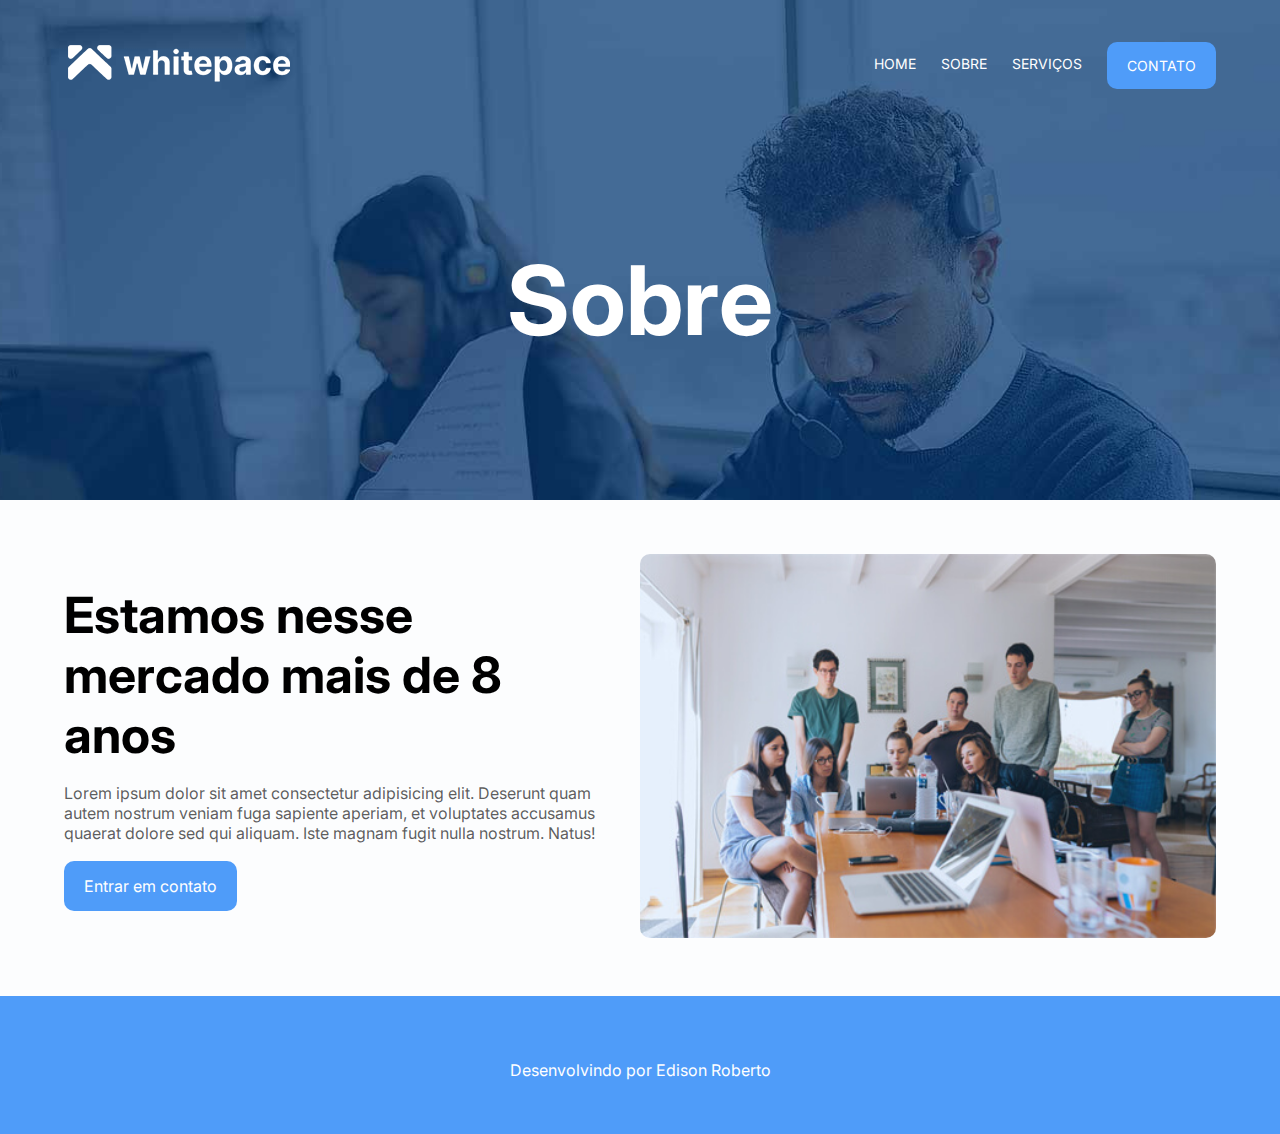
<file: site_agencia/sobre.html>
<!DOCTYPE html>
<html lang="pt-br">
<head>
    <meta charset="UTF-8">
    <meta name="viewport" content="width=device-width, initial-scale=1.0">
    <link rel="stylesheet" href="https://cdnjs.cloudflare.com/ajax/libs/font-awesome/6.4.2/css/all.min.css" integrity="sha512-z3gLpd7yknf1YoNbCzqRKc4qyor8gaKU1qmn+CShxbuBusANI9QpRohGBreCFkKxLhei6S9CQXFEbbKuqLg0DA==" crossorigin="anonymous" referrerpolicy="no-referrer" />
    <link rel="stylesheet" href="css/style.css">
    <title>Sobre</title>
</head>
<body>
    <header style="background-image: url('img/background-sobre1.jpg');">
        <div class="container">
            <nav>
                <a href="index.html">
                    <img src="img/logo.png" alt="Logo">
                </a>
                <ul class="ul">
                    <a href="index.html">Home</a>
                    <a href="sobre.html">Sobre</a>
                    <a href="servicos.html">Serviços</a>
                    <a class="btn animate-btn" href="contatos.html">Contato</a>
                    <div class="close-icon" onclick="closeMenu()">
                        <i class="fa fa-times-circle"></i>
                    </div>
                </ul>
                <div class="menu-icon" onclick="openMenu()">
                    <i class="fa fa-bars"></i>
                </div>
             </nav>
             <section class="banner">
                <div class="banner-text">
                    <h1>Sobre</h1>
                </div>
            </section>
        </div>
    </header>
   <section class="sobre">
        <div class="container">
            <div class="sobre-text">
                <h3>Estamos nesse mercado mais de 8 anos</h3>
                <p>
                    Lorem ipsum dolor sit amet consectetur adipisicing elit. Deserunt quam autem nostrum veniam fuga sapiente aperiam, et voluptates accusamus quaerat dolore sed qui aliquam. Iste magnam fugit nulla nostrum. Natus!
                </p>
                <a href="contato.html" class="btn animate-btn">Entrar em contato</a>
            </div>
            <div class="sobre-img">
                <img src="img/sobre.jpg" alt="sobre">

            </div>
        </div>
   </section>
    <footer class="footer">
        <div class="container">
           
            <div>
                <p>Desenvolvindo por Edison Roberto</p>
            </div>
        </div>
    </footer>
    <script src="js/main.js"></script>
</body>
</html>
</file>
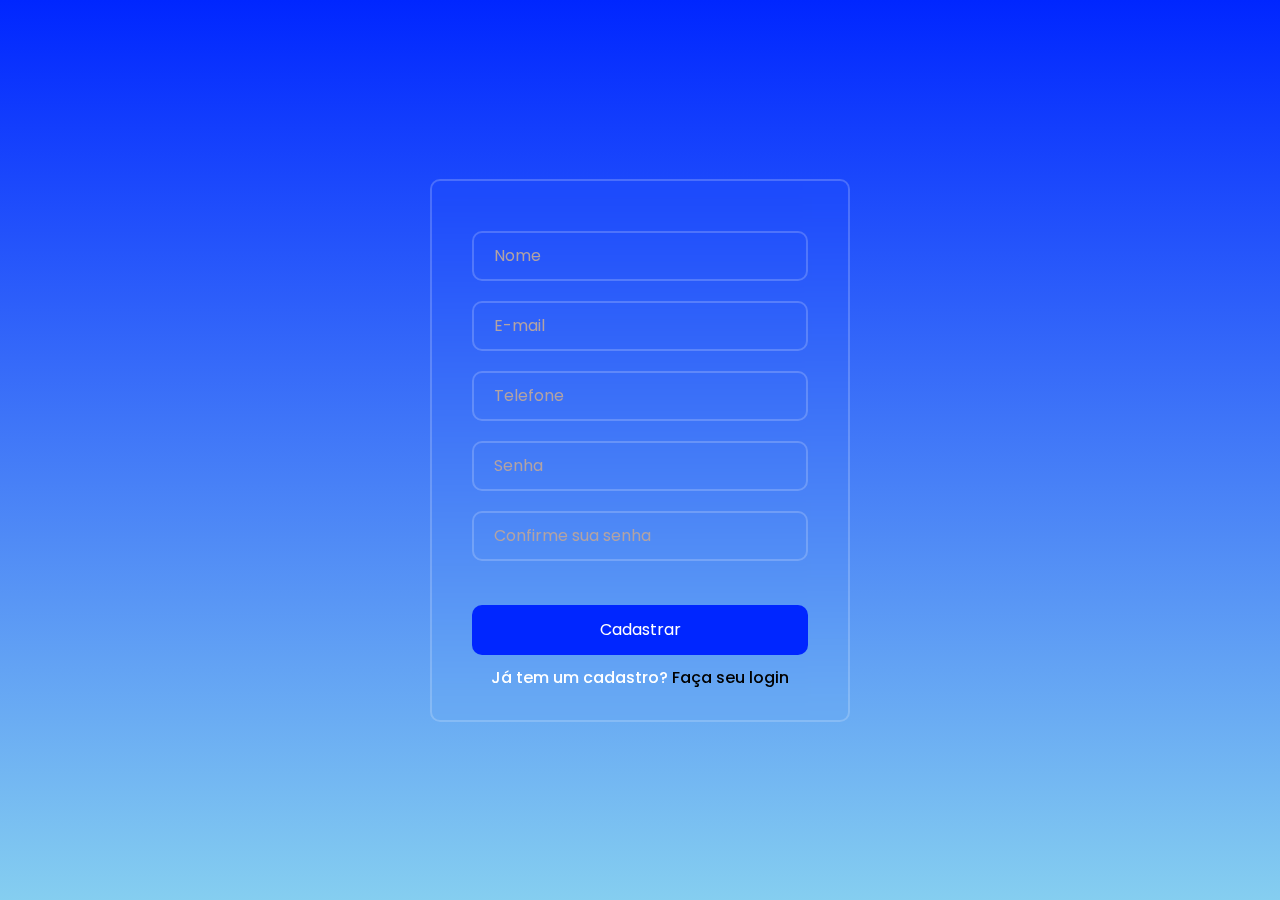
<file: tela_login/cadastrar.html>
<!DOCTYPE html>
<html lang="pt-br">

<head>
    <meta charset="UTF-8">
    <meta name="viewport" content="width=device-width, initial-scale=1.0">
    <link rel="stylesheet" href="css/estilo.css">
    <link rel="preconnect" href="https://fonts.googleapis.com">
    <link rel="preconnect" href="https://fonts.gstatic.com" crossorigin>
    <link href="https://fonts.googleapis.com/css2?family=Poppins:wght@300;500;700&display=swap" rel="stylesheet">
    <link href="https://fonts.googleapis.com/css2?family=Poppins:wght@300;500&display=swap" rel="stylesheet">
    <title>Cadastrar</title>
</head>

<body>
    <div class="container">
        <form>
           <div class="input-container">
                <input type="text" placeholder="Nome" riquired>
            </div>
            <div class="input-container">
                <input type="email" placeholder="E-mail" riquired>
            </div>
            <div class="input-container">
                <input type="tel" placeholder="Telefone" riquired>
            </div>
            <div class="input-container">
                <input type="password" placeholder="Senha" riquired>
            </div>
            <div class="input-container">
                <input type="password" placeholder="Confirme sua senha" riquired>
            </div>
            <button type="submit" class="submit">Cadastrar</button>
            <div class="link">
                <p>Já tem um cadastro? <a href="index.html">Faça seu login</a></p>
            </div>


        </form>
    </div>
</body>

</html>
</file>
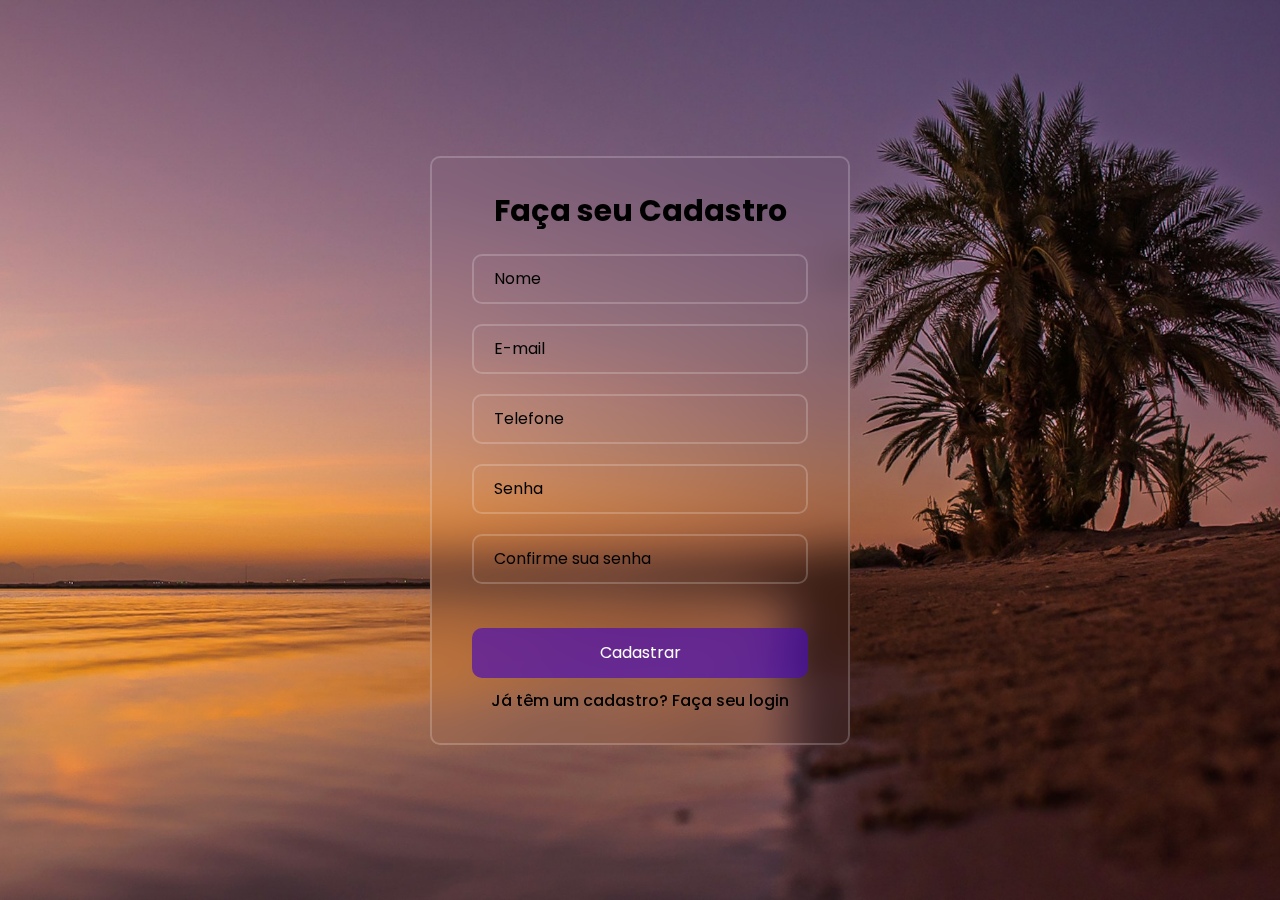
<file: petshop/tela_login/cadastrar.html>
<!DOCTYPE html>
<html lang="pt-br">

<head>
    <meta charset="UTF-8">
    <meta name="viewport" content="width=device-width, initial-scale=1.0">
    <link rel="stylesheet" href="css/estilo.css">
    <link rel="preconnect" href="https://fonts.googleapis.com">
    <link rel="preconnect" href="https://fonts.gstatic.com" crossorigin>
    <link href="https://fonts.googleapis.com/css2?family=Poppins:wght@300;500;700&display=swap" rel="stylesheet">
    <link href="https://fonts.googleapis.com/css2?family=Poppins:wght@300;500&display=swap" rel="stylesheet">
    <title>Cadastrar</title>
</head>

<body>
    <div class="container">
        <form>
            <h1>Faça seu Cadastro</h1>
            <div class="input-container">
                <input type="text" placeholder="Nome" riquired>
            </div>
            <div class="input-container">
                <input type="email" placeholder="E-mail" riquired>
            </div>
            <div class="input-container">
                <input type="tel" placeholder="Telefone" riquired>
            </div>
            <div class="input-container">
                <input type="password" placeholder="Senha" riquired>
            </div>
            <div class="input-container">
                <input type="password" placeholder="Confirme sua senha" riquired>
            </div>
            <button type="submit" class="submit">Cadastrar</button>
            <div class="link">
                <p>Já têm um cadastro? <a href="index.html">Faça seu login</a></p>
            </div>


        </form>
    </div>
</body>

</html>
</file>
<file: css/style.css>
* {
    margin: 0;
    padding: 0;
    box-sizing: border-box;
    font-family: "Playfair Display", serif;
}

html {
    scroll-behavior: smooth;
}


.interface {
    max-width: 1280px;
    margin: 0 auto;
  
}


.btn-contato button {
    margin-top: 25px;
    padding: 10px 40px;
    font-size: 18px;
    font-weight: 600;
    background-color: #00AD5E;
    border: 0;
    border-radius: 30px;
    cursor: pointer;
    transition: .2s;
    text-transform: uppercase;
}

button{
    color: #fff;
}

h2.titulo {
    color: #fff;
    font-size: 38px;
    text-align: center;
   

}

h2.titulo span {

    margin: 8px;
}


button:hover,
form .btn-enviar input:hover {
    box-shadow: 0px 0px 8px #00AD5E;
    transform: scale(1.05);
}


header {
    width: 100%;
    padding: 30px 4%;
    position: fixed;
    top: 0;
    left: 0;
    transition: .5s;
    z-index: 2;
   
}

header>.interface .menu-desktop {
    text-align: center;
     width: 60%;
     margin: auto;
   
   
}

header a {
    color: #fff;
    text-decoration: none;
    display: inline-block;
    transition: .2s;
    font-size: 18px;
}

header nav.menu-desktop a:hover {
    color: #00AD5E;
    transform: scale(1.05);
}

header nav ul{
    list-style-type: none;
   
}

header nav.menu-desktop ul li {
    display: inline-block;
    padding: 0 30px;
  
}

header.rolagem {
    padding: 20px 4%;
    background-color: #fff;
}

header.rolagem a {
    color: #000;
    font-weight: bold;
}


.btn-abrir-menu {
    display: none;
   
}

.btn-abrir-menu i {
    color: #00AD5E;
    font-size: 40px;
   
}

.menu-mobile {
    background-color: #000;
    height: 100vh;
    position: fixed;
    top: 0;
    right: 0;
    z-index: 99999;
    width: 0%;
    overflow: hidden;
    transition: .5s;
   
}

.menu-mobile.abrir-menu {
    width: 70%;
    
}

.menu-mobile.abrir-menu~.overlay-menu {
    display: block;
   
}


.menu-mobile .btn-fechar {
    padding: 20px 5%;
   
}

.menu-mobile .btn-fechar i {
    color: #00AD5E;
    font-size: 30px;
   
}

.menu-mobile nav ul {
    text-align: right;
   
}

.menu-mobile nav ul li a {
    color: #fff;
    font-size: 20px;
    font-weight: 300;
    padding: 20px 8%;
    display: block;
   
}

.menu-mobile nav ul li a:hover {
    background-color: #00AD5E;
    color: #000;
}

.overlay-menu {
    background-color: #000000df;
    width: 100%;
    height: 100%;
    position: fixed;
    top: 0;
    left: 0;
    z-index: 88888;
    display: none;
   
}


.topo-do-site {
    background-color:#242525;
    min-height: 100vh;
    display: flex;
    justify-content: center;
    align-items: center;
   
   
}

.topo-do-site .img_foto img{
    width: 150px; 
    height: 150px; 
    border-radius: 50%; 
    object-fit: cover; 
    display: block;
    margin: 0 auto;
    margin-top: 30px;
   
}

h1{
    font-size: 2rem;
    color: #fff;
    max-width: 50%;
    text-align: center;
    margin: auto;
    margin-top: 15px;
   
}

.texto{
    line-height: 140px;
    font-size: 10rem;
    color: #fff;
    text-align: center;
    margin-top: 10px;
}

section.sobre {
    min-height: 100vh;
    background-color: #242525;
  
}

.sobre{
  display: flex;
  justify-content: center;
  align-items: center;
  flex-flow: row wrap;
  gap: 6rem;
  
  
}

.txt-sobre{
    flex: 40%;
    margin-left: 5%;
   
}

.sobre .txt-sobre h2 {
    font-size: 4rem;
    margin-bottom: 2rem;
   
}

.sobre .txt-sobre h2 span {
    color: #fff;
    
}

.sobre .txt-sobre p {
    font-size: 21px;
    color: #fff;

}

.sobre .txt-sobre .paragrafo_sobre2{
    margin-bottom: 1rem;
}

.progress-bars{
  flex: 40%;
  margin-right: 5%;
  

}

.sobre .progress-bar-container {
    width: 100%;
    background-color: #f0f0f0;
    height: 5px;
    border-radius: 5px;
}

.sobre .progress-bar {
    background-color: #00AD5E;
    height: 100%;
    width: 0%;
    border-radius: 5px;
    transition: width 0.5s ease-in-out;
}

.sobre .span{
    display: flex;
    justify-content: space-between;
    margin-top: 35px;
    color: #fff;
}


section.portfolio {
    padding: 70px 0;
    background-color: #fff;
    box-shadow: 0 0 40px 10px #ffffff83;
  
  
}

.txt-projetos,
.projetos-container {
    display: inline-block;
    margin-right: -4px;
    vertical-align: top;
    width: 50%;
  
   
}

.txt-projetos {
    color: #fff;
    position: sticky;
    top: 30%;
    left: 0;
   
}

.txt-projetos h2 {
    font-size: 9rem;
    line-height: 7rem;
    color: #000;
    margin-bottom: 30px;
 

}

.txt-projetos h2 span {
    display: block;
}

.txt-projetos p {
    font-size: 20px;
    color: #000;
    line-height: 25px;
}

.projetos-container {
    color: #000;
    text-align: end;
}

.projetos-content {
    margin-bottom: 50px;
   
   
}

.projetos-content h3 {
    margin-top: 10px;
}

.projetos-box img {
   width: 80%;
   cursor: pointer;
}
.projetos-box img:hover{
    transform: scale(1.1);
    transition: 0.5s;

}

.main-container {
  
    display: flex;
    flex-direction: row;
    height: 100vh; 
  }
  
  #address-container, #form-container {
    flex: 1 1 0;
    height: 100%;
    text-align: left;
  }
  
  
  #address-container {
    background-image: url(../images/img-edison.jpg);
    background-size: cover;
    color: #FFF;
   
    background-position-y: -130px ;
    background-repeat: no-repeat;
    position: relative;
  }

  .fade {
    width: 100%;
    height: 100%;
    background: #000;
    opacity: .8;
  }
  
  #address-content {
    position: absolute;
    top: 25vh;
    left: 15%;
    width: 300px;
  }
  
  #address-content h2 {
    color: #00AD5E;
    margin-bottom: 8px;
    position: relative;
    font-size: 25px;
   
  }
  
  #address-content ion-icon {
    position: absolute;
    top: 2px;
    left: 0;
  }
  
  #address-content p {
    font-weight: bold;
    margin-bottom: 50px;
    font-size: 20px;
  }
  
  
  #form-container {
    padding-top: 60px;
    text-align: center;
  }
  
  #form-container h2 {
    color: #000;
    margin-bottom: 50px;
    font-size: 30px;
  }
  
  #contact-form {
    width: 500px;
    margin-left: auto;
    margin-right: auto;
    text-align: left;
  }
  
  #contact-form input,
  #contact-form label,
  #contact-form textarea {
    display: block;
    padding: 10px;
    width: 100%;
    font-size: 15px;
  
    
  }
  
  #contact-form label {
    color: #000;
    font-weight: bold;
}
  
  
  
  #contact-form input::placeholder,
  #contact-form textarea::placeholder {
    color: #BBB;
    font-size: 15px;
  }
  
  #contact-form input[type="submit"] {
    background-color: #00AD5E;
    color: #FFF;
    font-size: 20px;
    font-weight: bold;
    cursor: pointer;
    width: 300px;
    margin: 30px auto;
    border: 2px solid transparent;
    transition: .5s;
  }
  
  #contact-form input[type="submit"]:hover {
    border-color: #00AD5E;
    color: #00AD5E;
    background-color: #FFF;
  }
  


footer {
    padding: 40px 4%;
    background-color: #242525;
    box-shadow: 0 0 40px 10px #ffffff83;
   

}

footer .flex {
    justify-content: space-between;
}

footer .line-footer {
    padding: 20px 0;
}

.borda {
    border-top: 2px solid#dcf11f;
}

footer .line-footer p i {
    color: #00AD5E;
    font-size: 22px;
}

footer .line-footer p a {
    color: #fff;
}

.btn-whatsapp {
    position: fixed;
    bottom: 5px;
    right: 5px;
  }
  .btn-whatsapp img {
    max-width: 50px;
    transition: transform 0.4s;
  }
  .btn-whatsapp img:hover {
    transform: scale(1.1);
  }
  
  .btn-whatsapp .tooltip-text {
    visibility: hidden;
    position: absolute;
    width: 120px;
    left: -144px;
    padding: 5px;
    line-height: 20px;
    border-radius: 8px;
    text-align: center;
    background-color: #242323df;
    color: #fff;
    opacity: 0;
    transition: opacity 0.4s;
  }
  
  .btn-whatsapp:hover .tooltip-text {
    visibility: visible;
    opacity: 1;
  }
.copy {
    color: #fff;
    display: flex;
    justify-content: center;
}
</file>
<file: css/responsivo.css>
@media (max-width: 985px) {
    .btn-abrir-menu {
        display: block;
        margin-right: 15px;
        display: flex;
        justify-content: end;

    }

    .menu-desktop {
        display: none;
    }

    header.rolagem {
        display: none;
    }

    .topo-do-site {
        background-color: #242525;
        min-height: 30vh;
        text-align: center;
      

    }

    .topo-do-site .img_foto img {
        margin-top: 5rem;
        width: 100px;
        height: 100px;

    }


    h1 {
        font-size: 25px;
        color: #fff;
        max-width: 60%;
        margin: auto;
        margin-top: 20px;
       
    }

    .texto {
        line-height: 40px;
        font-size: 30px;
        margin: auto;
        color: #fff;


    }

    .sobre {
       background-color: #242525;
        padding: 50px 30px;
        display: block;
        overflow: hidden;
       
    }

    .sobre .txt-sobre h2 {
        font-size: 30px;
        margin-bottom: 1rem;

    }

    .sobre .txt-sobre .paragrafo_sobre2{
        margin-bottom: 0;
    }

    .sobre .txt-sobre p{
        font-size: 18px;
    }

    

    .progress-bars{
     margin: auto;
     padding: 0  30px;
      
      
    }

   .sobre .span {
        display: flex;
        justify-content: space-between;
        margin-top: 50px;
        color: #fff;
    }

    section.portfolio {
        padding: 10px 0;
        background-color: #fff;
        box-shadow: 0 0 40px 10px #ffffff83;

    }

    .txt-projetos,
    .projetos-container {
        display: block;
        width: 100%;
        text-align: center;

    }

    section.portfolio {
        padding: 5px 0;
        background-color: #fff;
        box-shadow: 0 0 40px 10px #ffffff83;
    }


    .txt-projetos {
        position: static;
        margin-bottom: 3rem;


    }

    .txt-projetos h2 {
        justify-content: center;
        font-size: 30px;
        display: flex;
        gap: 5px;
        margin: 0;

    }

    .txt-projetos p {
        font-size: 18px;
        line-height: 25px;
       padding: 0 25px;
       


    }

    .main-container {
        height: 100%;
        flex-wrap: wrap;

    }

    #form-container,
    #address-container {
        flex: 1 1 100%;
    }

    #form-container {
        order: -1;
        padding: 30px;
    }

    #form-container h2 {
        margin-bottom: 25px;
    }

    #contact-form {
        width: 100%;
    }

    #address-container {
        background-position: 0;
        height: 500px;
    }

    .fade {
        opacity: .9;
    }

    #address-content {
        top: 25%;
        left: 25%;
    }

    .copy {
        color: #fff;
        text-align: center;
    }

}
</file>
<file: petshop/css/estilo.css>
*{
    margin: 0;
    padding: 0;
    box-sizing: border-box;
    font-family: 'Montserrat', sans-serif;
    text-decoration: none;
}

body{
    color: #263138;
}

html{
    scroll-behavior: smooth;
}

header{
    background-color: #ff9A6C;
 
}

header .menu-desktop{
    display: flex;
    align-items: center;
    justify-content: space-between;
    align-items: center;
    padding: 20px;
   
}


header nav a{
    color: #fff;
    font-weight: 600;
    font-size: 18px;
    margin: 0 15px;
}

header nav ul{
    list-style: none;
}

/*ESTILO MENU MOBILE*/
.menu-mobile {
    position: fixed;
    top: 0;
    right: 0;
    width: 250px;
    height: 100%;
    background-color: #ff9A6C;
    transform: translateX(100%);
    transition: transform 0.3s ease;
    z-index: 2; 
    
}
.menu-mobile.abrir-menu {
    transform: translateX(0);
}

.menu-mobile .btn-fechar-menu {
    align-self: flex-end;
    font-size: 32px;
    color: #fff;
    cursor: pointer;
}

.btn-abrir-menu i {
    font-size: 32px;
    color: #fff;
    cursor: pointer;
    position: absolute;
    top: 15px;
    right: 20px;
    display: none;
}

.menu-mobile .btn-fechar i {
    color: #fff;
    font-size: 40px;
}
.menu-mobile nav ul {
    list-style: none;
    padding-top: 30px;
    margin: auto;
}

.menu-mobile nav ul li {
    margin-bottom: 20px;
}

.menu-mobile nav ul li a {
    color: #fff;
    font-size: 20px;
    text-decoration: none;
    
}

.overlay {
    position: fixed;
    top: 0;
    left: 0;
    width: 100%;
    height: 100%;
    background-color: #000000e3;
    display: none;
    z-index: 1;
}

.overlay.ativo {
    display: block;
}
/*FIM DO MENU MOBILE*/

header nav a {
    position: relative;
    text-decoration: none; 
    color: #fff; 
    padding-bottom: 2px; 
    transition: border-bottom 0.5s ease-in-out; 
    border-bottom: 2px solid transparent; 

}
header nav a:hover {
    border-bottom: 2px solid #000; 
}
#inicio{
    display: flex;
    align-items: center;
    gap: 32px;
    padding: 24px 80px 128px 80px;
    position: relative;
}

h1,
h2{
    font-weight: 600;
    font-size: 30px;
    margin-bottom: 30px;
}

.paragrafo{
    line-height: 150%;
    margin-bottom: 30px;
}

.botao{
    background-color: #FF725E;
    padding: 16px 30px;
    border-radius: 8px;
    color: #fff;
}

.botao-transparente{
    background-color: transparent;
    color: #FF725E;
    padding: 16px 30px;
    text-underline-offset: 4px;
    text-decoration: underline;
}

.absolute{
    position: absolute;
    bottom: 0;
    left: 0;
    width: 100%;
    z-index: -1;
}

#clinica{
    display: flex;
    align-items: center;
    justify-content: center;
    gap: 64px;
    padding: 64px 80px;
}

#clinica li{
    margin-bottom: 16px;
    margin-left: 30px;
}

#farmacia{
    padding: 64px 80px;
    text-align: center;
}

.borda{
    border-bottom: 1px solid #000;
    max-width: 60%;
    margin: auto;
    
}

#farmacia img{
    margin: 64px auto;
}

#farmacia .paragrafo{
    max-width: 950px;
    margin: 0 auto;
}

#duvidas{
    display: flex;
    align-items: center;
    gap: 64px;
    padding: 64px 80px;
}

.duvidas{
    position: relative;
}

.duvidas h3{
    border: 2px solid #FF725E;
    border-radius: 8px;
    cursor: pointer;
    padding: 24px;
     
}

.duvidas img{
    position: absolute;
    top: 30px;
    right: 24px;
}

.duvidas .paragrafo{
    border-right: 1px solid #FF725E;
    border-bottom: 1px solid #FF725E;
    border-left: 1px solid #FF725E;
    border-radius: 0 0 8px 8px;
    margin-top: -8px;
    padding: 24px;
    height: 0;
    overflow: hidden;
    padding: 0;
    opacity: 0;
    transition: 0.5ms;
}

.duvidas.ativa .paragrafo{
    height: fit-content;
    opacity: 1;
    padding: 24px;
}

footer{
    background-color: rgba(255, 152, 108, 0.25);
    display: flex;
    justify-content: space-between;
    gap: 80px;
    padding: 64px 80px;
}

footer img,
footer .titulo{
    display: block;
    font-weight: 600;
    margin-bottom: 24px;
   

}

footer nav a{
    display: block;
    margin-bottom: 16px;
    color: #000;
   
}

footer p{
    margin-bottom: 16px;
    max-width: 400px;
}

footer p a{
    color: #263138;
}

.copyright{
    background-color: #263138;
    color: #fff;
    padding: 24px;
    text-align: center;
}

@media (max-width: 1024px) {
    
    header .menu-desktop{
        display: flex;
        align-items: center;
        justify-content: space-between;
        align-items: center;
         padding: 0;
    }

    .menu-desktop img{
        padding-top: 20px;
    }
    header nav {
        display: flex;
    }

    .menu{
        display: none;

    }

    .btn-abrir-menu i{
        display: block;
        font-size: 32px;
        color: #fff;
         cursor: pointer;
         position: absolute;
         top: 15px;
         right: 12px;
  
        
    }

    #inicio, div {
        flex-direction: column;
        padding: 10px 12px;
      
    }

    #inicio img{
        width: 300px;
       
    }

    #inicio .absolute{
        position: absolute;
        top: 16rem;
        width: 100%;
        z-index: -1;
    }

    #clinica {
        flex-direction: column;
        padding: 20px 40px;
        gap: 10px;
       
    }

    #clinica img{
       width: 300px;
      
    }

    #inicio .botao{
        background-color: #FF725E;
        padding: 15px 10px;
        border-radius: 8px;
        color: #fff;
    }
    
    #inicio .botao-transparente{
        background-color: transparent;
        color: #FF725E;
        padding: 16px 5px;
        text-decoration: none;
    
    }
    
    #farmacia {
        padding: 32px 40px;
       
       
    }

    #farmacia .borda{
        max-width: 100%;
        margin: auto;
        
    }

    #farmacia .paragrafo{
        max-width: 950px;
        margin: 0;
        text-align: left;

       
      
    }

    #farmacia img{
        width: 300px;
      
    }

    #farmacia p{
        padding: 0 10px;
       
    }

    #duvidas{
        flex-direction: column;
        padding: 32px 12px;
        gap: 30px;
    }

    #duvidas .img_duvidas{
        width: 300px;
    }

    #duvidas .arrow{
        position: absolute;
        top: 30px;
        right: 20px;
    }
    .duvidas{
        padding: 5px
    }

    footer {
        flex-direction: column;
        padding: 20px 40px;
        gap: 20px;
    }
}
</file>
<file: tela_login/css/estilo.css>
*{
    margin: 0;
    padding: 0;
    box-sizing: border-box;
    font-family: "Poppins", sans-serif;
}

body{
    background-image: linear-gradient(180deg, rgb(0, 38, 255), rgb(133, 206, 240));
    background-size: cover;
    background-position: center;
    background-repeat: no-repeat;
    min-height: 100vh;
    display: flex;
    justify-content: center;
    align-items: center;
   
}

.container{
    width: 420px;
    background-color: transparent;
    border: 2px solid rgba(255, 255, 255, .2);
    backdrop-filter: blur(20px);
    border-radius: 10px;
    padding: 30px 40px;
}

h1{
    font-size: 30px;
    text-align: center;
    color: #000;
}

.input-container{
    position: relative;
    width: 100%;
    height: 50px;
    margin: 20px 0;
}

.input-container input{
    width: 100%;
    height: 100%;
    background-color: transparent;
    border: none;
    outline: none;
    border: 2px solid rgba(255, 255, 255, .2);
    border-radius: 10px;
    font-size: 16px;
    color: #000;
    padding: 20px 45px 20px 20px;

}

.input-container input::placeholder{
    color: #b3a3a3;
}

.input-container i{
    position: absolute;
    right: 24px;
    margin-top: 13px;

}

.input-container a{
    font-size: 16px;
    margin-top: 10px;
    color: #fff;
    text-decoration: none;
    font-weight: 500;
}
.input-container a:hover{
    text-decoration: underline;
}

.submit{
    width: 100%;
    height: 50px;
    background-color: rgb(0, 38, 255);
    border: none;
    border-radius: 10px;
    color: #fff;
    margin-top: 24px;
    outline: none;
    font-size: 16px;
    cursor: pointer;


}

.submit:hover{
    background-color: #0d57b7;
}

.link{
    text-align: center;
    margin-top: 10px;
    color: #fff;
    font-weight: 500;
}
.link p a{
    font-size: 16px;
    color: #000;
    font-weight: 500;
    text-decoration: none;
   
}

.link p a:hover{
    text-decoration: underline;
  
}

@media (max-width: 768px) {
    .container {
        width: 80%;
        padding: 20px;
        text-align: center;
    }

    h1 {
        font-size: 24px;
    }

    .input-container input {
        font-size: 14px;
        padding: 15px 35px 15px 15px;
    }

    .input-container a {
        font-size: 14px;
    }

    .submit {
        font-size: 14px;
        height: 45px;
    }

    .link p a {
        font-size: 14px;
    }
}

@media (max-width: 480px) {
    .container {
        width: 80%;
        padding: 15px;
    }

    h1 {
        font-size: 20px;
    }

    .input-container input {
        font-size: 12px;
        padding: 10px 30px 10px 10px;
    }

    .input-container a {
        font-size: 12px;
    }

    .submit {
        font-size: 12px;
        height: 40px;
    }

    .link p a {
        font-size: 12px;
    }
}
</file>
<file: petshop/tela_login/css/estilo.css>
*{
    margin: 0;
    padding: 0;
    box-sizing: border-box;
    font-family: "Poppins", sans-serif;
}

body{
    background: url("../img/neom-Kcna6XWDY7w-unsplash.jpg");
    background-size: cover;
    background-position: center;
    background-repeat: no-repeat;
    min-height: 100vh;
    display: flex;
    justify-content: center;
    align-items: center;
   
}

.container{
    width: 420px;
    background-color: transparent;
    border: 2px solid rgba(255, 255, 255, .2);
    backdrop-filter: blur(20px);
    border-radius: 10px;
    padding: 30px 40px;
}

h1{
    font-size: 30px;
    text-align: center;
    color: #000;
}

.input-container{
    position: relative;
    width: 100%;
    height: 50px;
    margin: 20px 0;
}

.input-container input{
    width: 100%;
    height: 100%;
    background-color: transparent;
    border: none;
    outline: none;
    border: 2px solid rgba(255, 255, 255, .2);
    border-radius: 10px;
    font-size: 16px;
    color: #000;
    padding: 20px 45px 20px 20px;

}

.input-container input::placeholder{
    color: #000;
}

.input-container i{
    position: absolute;
    right: 24px;
    margin-top: 13px;

}

.input-container a{
    font-size: 16px;
    margin-top: 10px;
    color: #000;
    text-decoration: none;
    font-weight: 500;
}
.input-container a:hover{
    text-decoration: underline;
}

.submit{
    width: 100%;
    height: 50px;
    background-color: #4b0db7ab;
    border: none;
    border-radius: 10px;
    color: #fff;
    margin-top: 24px;
    outline: none;
    font-size: 16px;
    cursor: pointer;


}

.submit:hover{
    background-color: #4b0db7;
}

.link{
    text-align: center;
    margin-top: 10px;
    color: #000;
    font-weight: 500;
}
.link p a{
    font-size: 16px;
    color: #000;
    font-weight: 500;
    text-decoration: none;
   
}

.link p a:hover{
    text-decoration: underline;
  
}

@media (max-width: 768px) {
    .container {
        width: 90%;
        padding: 20px;
    }

    h1 {
        font-size: 24px;
    }

    .input-container input {
        font-size: 14px;
        padding: 15px 35px 15px 15px;
    }

    .input-container a {
        font-size: 14px;
    }

    .submit {
        font-size: 14px;
        height: 45px;
    }

    .link p a {
        font-size: 14px;
    }
}

@media (max-width: 480px) {
    .container {
        width: 100%;
        padding: 15px;
    }

    h1 {
        font-size: 20px;
    }

    .input-container input {
        font-size: 12px;
        padding: 10px 30px 10px 10px;
    }

    .input-container a {
        font-size: 12px;
    }

    .submit {
        font-size: 12px;
        height: 40px;
    }

    .link p a {
        font-size: 12px;
    }
}
</file>
<file: site_agencia/css/style.css>
@import url('https://fonts.googleapis.com/css2?family=DM+Sans:ital,opsz,wght@0,9..40,100;0,9..40,200;0,9..40,300;0,9..40,400;0,9..40,500;0,9..40,600;0,9..40,700;0,9..40,800;0,9..40,900;0,9..40,1000;1,9..40,100;1,9..40,200;1,9..40,300;1,9..40,400;1,9..40,500;1,9..40,600;1,9..40,700;1,9..40,800;1,9..40,900;1,9..40,1000&family=Inter:wght@300;400;500;600;700&family=Poppins:ital,wght@0,100;0,300;0,400;0,600;0,700;0,800;0,900;1,100;1,200;1,300;1,400;1,500;1,600;1,700;1,800;1,900&family=Yesteryear&display=swap');

*{
    margin: 0;
    padding: 0;
    box-sizing: border-box;
    text-decoration: none;
    font-family: 'Inter', sans-serif;
}
body{
    background-color: #f1f6fc31;
}
section,
footer{
    padding: 54px 0;
    
}

h3{
    font-size: 50px;
}
p{
    color: #0000009c;
}
.swiffy-slider .slider-container img{
    width: 100%;
    height: 500px;
}
.container{
    max-width: 1400px;
    margin: 0 auto;
    padding: 0 5%;
   
}
.btn{
    background-color: #4f9cf9;
    color: #fff;
    padding: 15px 20px;
    border-radius: 10px;
    cursor: pointer;
    transition: 0.2s;
    display: inline-block;
}
.btn.animate-btn{
    animation: animate-outline 3s ease-out infinite;
}
.btn:hover{
    background-color: #3580db;
}
@keyframes animate-outline {
    from{
        outline: 0px solid #4f9bf98a;
    }
    to{
        outline: 15px solid #4f9bf900;
    }
}
header{
    background-position: center;
    background-size: cover;
    background-attachment: fixed;
}
nav{
    display: flex;
    align-items: center;
    justify-content: space-between;
    padding-top: 30px;
}
nav ul{
    display: flex;
    align-items: center;
    gap: 25px;
}
nav ul a{
    color: #fff;
   text-transform: uppercase;
   font-size: 14px;
   display: block;
}
nav ul a:not(.btn)::after{
    content: "";
    background-color:#4f9cf9 ;
    height: 3px;
    width: 0%;
    transition: 0.3s;
    margin: 0 auto;
    display: block;
}
nav ul a:hover::after{
    width: 100%;
}
/* menu mobile */
nav .menu-icon{
    cursor: pointer;
    font-size: 25px;
    color: #fff;
    display: none;
}
nav .close-icon{
    display: none;
    font-size: 30px;
    color: #fff;
}
.banner{
    display: flex;
    justify-content: center;
}
.banner .banner-text{
    margin: 88px;
    text-align: center;
    padding: 0 90px;
}
.banner .banner-text h1{
   font-size: 96px;
   color: #fff;
}
.banner .banner-text p{
    font-size: 20px;
    color: #fff;
    font-weight: lighter;
    margin: 18px 0;
}
/* faca mais*/
.faca-mais .container{
    display: flex;
    align-items: center;

}
.faca-mais .faca-mais-text{
    width: 50%;
   padding: 0 40px;
}
.faca-mais .faca-mais-img{
    width: 50%;
}
.faca-mais .faca-mais-text h3{
    font-size: 56px;
}
.faca-mais .faca-mais-text p{
    margin: 5px 0 10px 0;
}
faca-mais .faca-mais-img img{
    width: 100%;
}
.depoimentos h3{
    text-align: center;
}
.depoimentos p{
    margin-bottom: 20px;
    text-align: center;
}
.cards{
    display: flex;
    justify-content: center;
    flex-wrap: wrap;
}
.depoimentos .cards-item{
    background-color: #d3e6fd;
    margin: 15px;
    border-radius: 14px;
    text-align: center;
    width: 350px;
    transition: 0.4s;

}
.depoimentos .cards-item img{
    border-radius: 100%;
    width: 80px;
    display: block;
    margin: 10px auto;
}
.depoimentos .cards-item .nome-user{
    font-weight: 500;
    font-size: 20px;
    margin-bottom: 15px;
    transition: 0.4s;
}
.depoimentos .cards-item .depoimento-user{
    font-size: 15px;
    padding: 0 15px;
    transition: 0.4s;
}
.depoimentos .cards-item .estrelas{
    margin: 15px 0;
    border-top: 2px solid #71767a23;

}
.depoimentos .cards-item .estrelas i{
    color: #4f9cf9;
    margin-top: 15px;
    font-size: 20px;
    transition: 0.4s;
}
.depoimentos .cards-item:hover{
    background-color: #4f9cf9;
    margin-top: -5px;
    
}
.depoimentos .cards-item:hover .nome-user,
.depoimentos .cards-item:hover .depoimento-user,
.depoimentos .cards-item:hover .estrelas i{
   color: #fff;

}
/* clientes */
.clientes h3,
.clientes p{
    text-align: center;
}
.clientes .container div{
    display: flex;
    align-items: center;
    justify-content: space-around;
    flex-wrap: wrap;

}
/* footer*/
.footer{
    background-color: #4f9cf9;
    text-align: center;
}
.footer i{
    color: #4f9cf9;
    font-size: 19px;
    background-color: #fff;
    padding: 10px;
    margin: 3px;
    border-radius: 10px;
}
.footer p{
    margin-top: 10px;
    color: #fff;
}
/* Página sobre */
.sobre .container{
    display: flex;
    align-items: center;
    justify-content: space-between;
}
.sobre .sobre-text{
    width: 50%;
    padding-right: 40px;
}
.sobre .sobre-text p{
    margin: 18px 0;
    color: #000000a6;

}
.sobre .sobre-img{
    width: 50%;
}
.sobre-img img{
    width: 100%;
    border-radius: 10px;
}
/* end página sobre */
/* página serviços */
.servicos h3{
 text-align: center;
}
.servicos .container > p{
    text-align: center;
}
.servicos .rows-cards{
    display: flex;
    justify-content: center;
    margin-top: 20px;
    flex-wrap: wrap;
}
.servicos .row-card-item{
    background-color: #d3e6fd;
    width: 350px;
    padding: 20px;
    border-radius: 14px;
    margin: 20px;
    transition: 0.3s;
}
.servicos .row-card-item:hover{
    background-color: #4f9cf9;
}
.servicos .row-card-item img{
    background-color: #4f9cf9;
    border-radius: 14px;
    width: 70px;
    padding: 9px;
}
.servicos .row-card-item:hover p{
    color: #fff;

}
.servicos .row-card-item p.nome-servico{
    margin: 5px 0;
    transition: 0.3s;
}
.servicos .row-card-item p.descricao-servico{
    transition: 0.3s;
}
/* end página serviços */

/* dados */
.dados{
    background-color: #d3e6fd;

}
.dados .container{
    display: flex;
    justify-content: center;
    flex-wrap: wrap;
}
.dados .dados-item{
    text-align: center;
    margin: 15px;
    color: #000000be;
}
.dados .dados-item img{
    background-color: #4f9cf9;
    border-radius: 14px;
    padding: 10px;
    margin-bottom: 15px;
    width: 80px;

}
.dados .dados-item p{
    font-size: 18px;
}
.dados .dados-item p strong{
    font-size: 28px;
}
/* end dados */
/* página de contatos */
.contato-info{
  display: flex;
  margin-top: 50px;

}
.contato-info .left-side{
    height: 57vh;
    width: 50%;
    padding: 30px;
    background-color: #4f9cf9;
    border-radius: 14px;
    margin-right: 50px;
  
   
    
}
.contato-info .left-side div{
    display: flex;
    align-items: center;
    margin-bottom: 30px;
}
.contato-info .left-side div i{
    font-size: 24px;
    margin-right: 20px;
    color: #fff;
}
.contato-info .left-side p{
    font-size: 17px;
    color: #fff;
}
.contato-info .right-side{
    width: 50%;
}
.contato-info .right-side input{
    display: block;
    width: 100%;
    margin-bottom: 10px;
    height: 47px;
    padding: 15px;
    border-radius: 9px;
    transition: 0.3s;
    border: 1px solid #f1f1f1;
    color: #212121;
    font-weight: lighter;

}
.contato-info .right-side input:focus,
.contato-info .right-side textarea:focus{
    border-color: #4f9cf9;
}
.contato-info .right-side textarea{
    border: 1px solid #f1f1f1;
    color: #212121;
    border-radius: 9px;
    margin-bottom: 10px;
    padding: 15px;
    width: 100%;
    transition: 0.3s;
    resize: none;
}
.contato-info .right-side button{
    border: none;
}

/* end página de contatos */
@media(max-width:830px){
    /*menu mobile*/
    .ul{
        position: fixed;
        top: 0;
        left: 0;
        background-color: #184b88;
        height: 100%;
        width: 100%;
        flex-direction: column;
        align-items: center;
        justify-content: center;
        clip-path: circle(0% at 100% 0);
        transition: 0.7s;
    }
    .ul.open{
        clip-path: circle(141.4% at 100% 0);
    }
    .ul a{
        margin: 10px 0;
        font-size: 15px;
    }
    nav .menu-icon{
        display: block;
    }
    nav .close-icon{
        display: block;
        position: absolute;
        top: 46px;
        right: 28px;
    }
    /* Página home responsivo */
    .faca-mais .faca-mais-text{
        margin-top: 10px;
        padding: 0 20px;
        order: 1
    }
    .faca-mais .container{
        flex-direction: column;
    }
    .faca-mais .faca-mais-text h3{
        font-size: 48px;
    }
    .faca-mais .faca-mais-text,
    .faca-mais .faca-mais-img{
        width: 100%;
    }
    /* banner responsivo */
    .banner .banner-text{
        padding: 0;
        margin: 80px;

    }
    .banner .banner-text h1{
        font-size: 80px;

    }
    .banner .banner-text p{
        font-size: 15px;
    }
    .depoimentos .cards-item{
        width: 100%;
      

    }
    /* Página sobre responsivo  */
    .sobre .container{
        flex-direction: column-reverse;
    }
    .sobre .sobre-img,
    .sobre .sobre-text{
        width: 100%;
    }
    .sobre .sobre-text{
        margin-top: 40px;

    }
    /* Página contato responsivo */
    .contato .contato-info{
        flex-direction: column-reverse;
        

    }
    .contato-info .right-side,
    .contato-info .left-side{
        width: 100%;
       
    }
    .contato-info .right-side{
        margin-bottom: 30px;
    }
   @media (max-width: 500px){
    .banner .banner-text h1{
        font-size: 50px;

    }
    .faca-mais .faca-mais-text h3{
        font-size: 40px;
    }
   }

}
</file>
